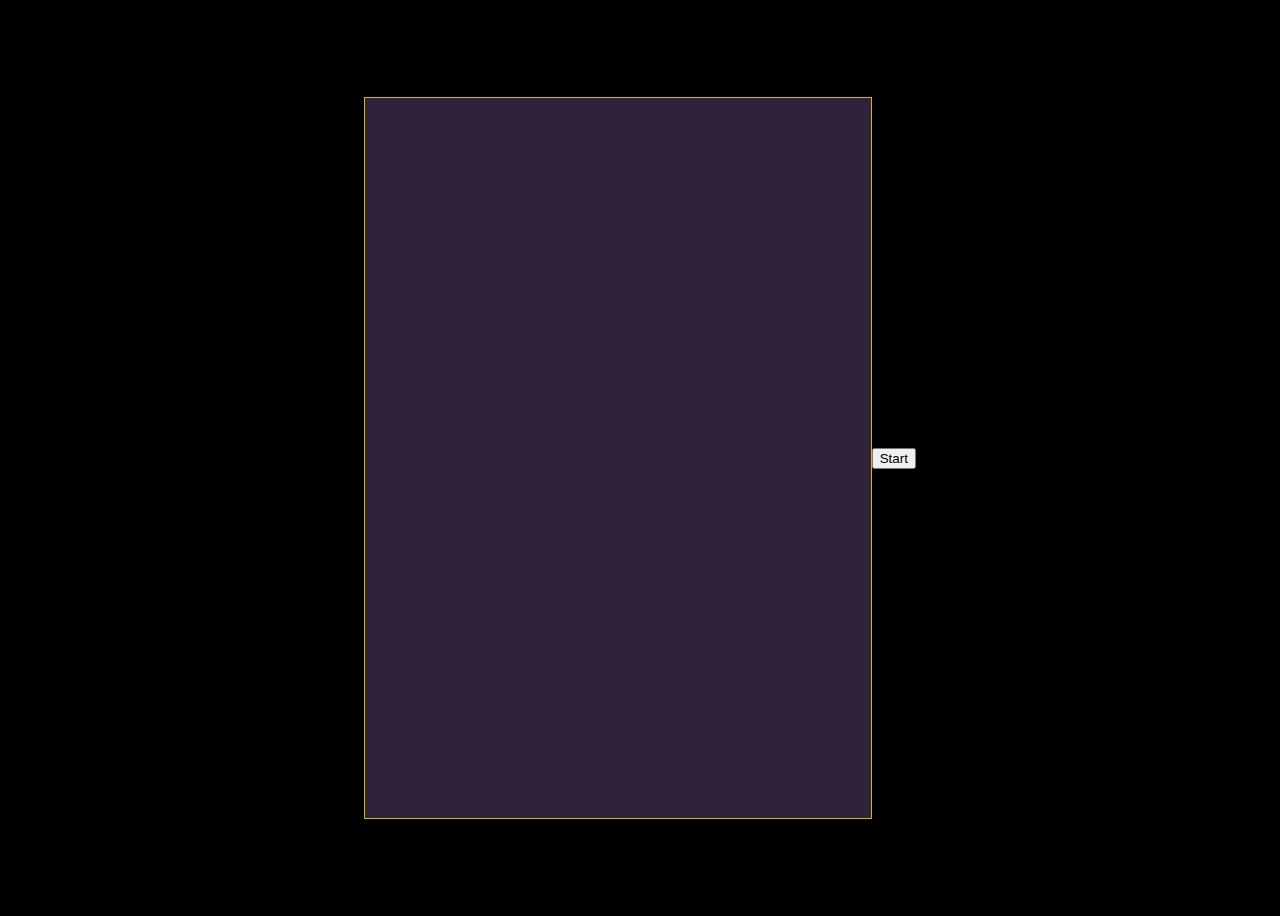
<file: Aim_trening/index.html>
<!DOCTYPE html>
<html lang="en">
<head>
  <meta charset="UTF-8">
  <meta http-equiv="X-UA-Compatible" content="IE=edge">
  <meta name="viewport" content="width=device-width, initial-scale=1.0">
  <link rel="stylesheet" href="./style.css">
  <title>Document</title>
</head>
<body>
  <div class="container">
    <button class="btn non"></button>
  </div>
  <button class="startBtn">Start</button>
  <script src="./main.js"></script>
</body>
</html>
</file>
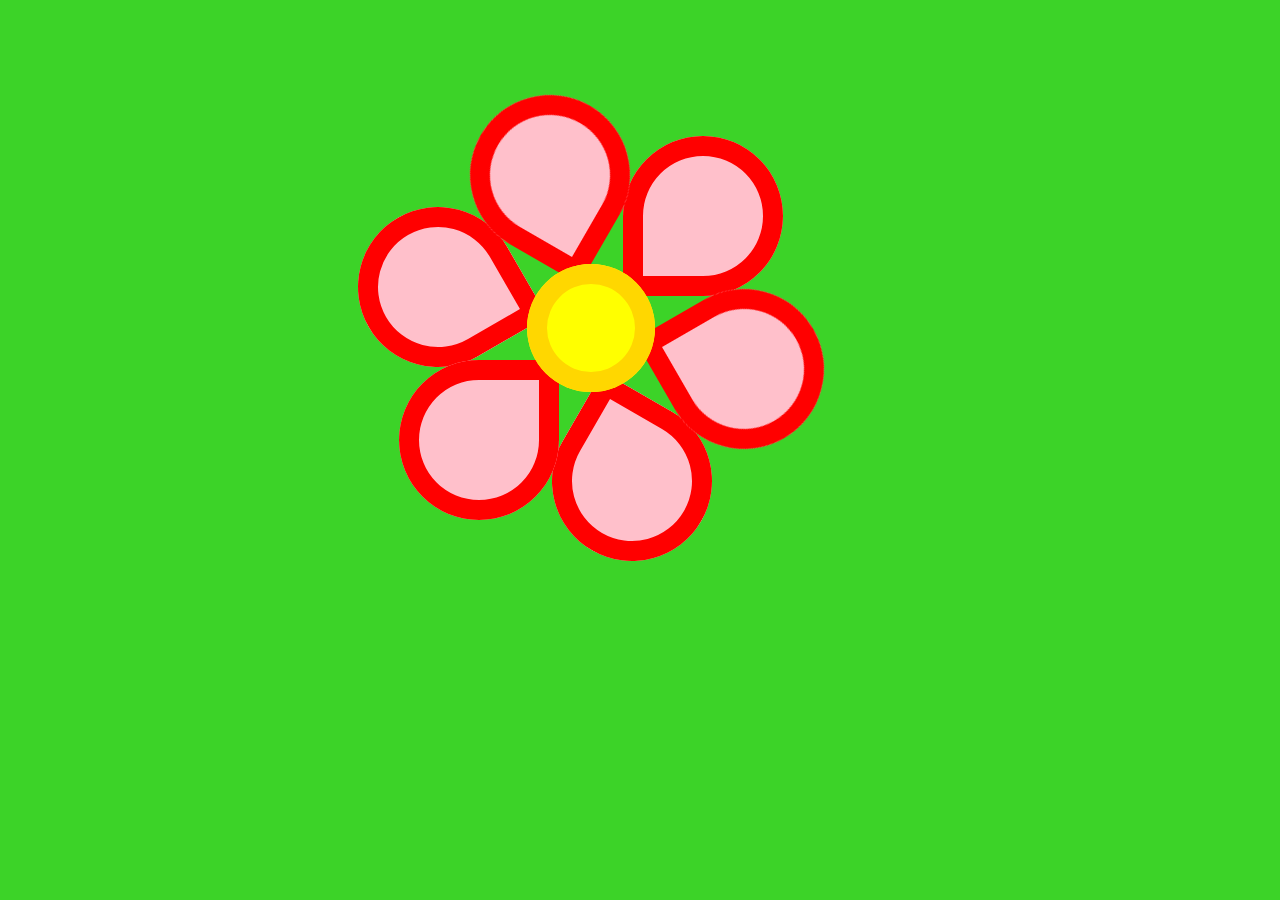
<file: Baby/index.html>
<!DOCTYPE html>
<html lang="en">
<head>
  <meta charset="UTF-8">
  <meta http-equiv="X-UA-Compatible" content="IE=edge">
  <meta name="viewport" content="width=device-width, initial-scale=1.0">
  <link rel="stylesheet" href="./style.css">
  <title>Flower</title>
</head>
<body>
  <div class="container">
    <div class="wrapper">
      <div class="petals"></div>
      <div class="petals"></div>
    </div>
  </div>
</body>
</html>
</file>
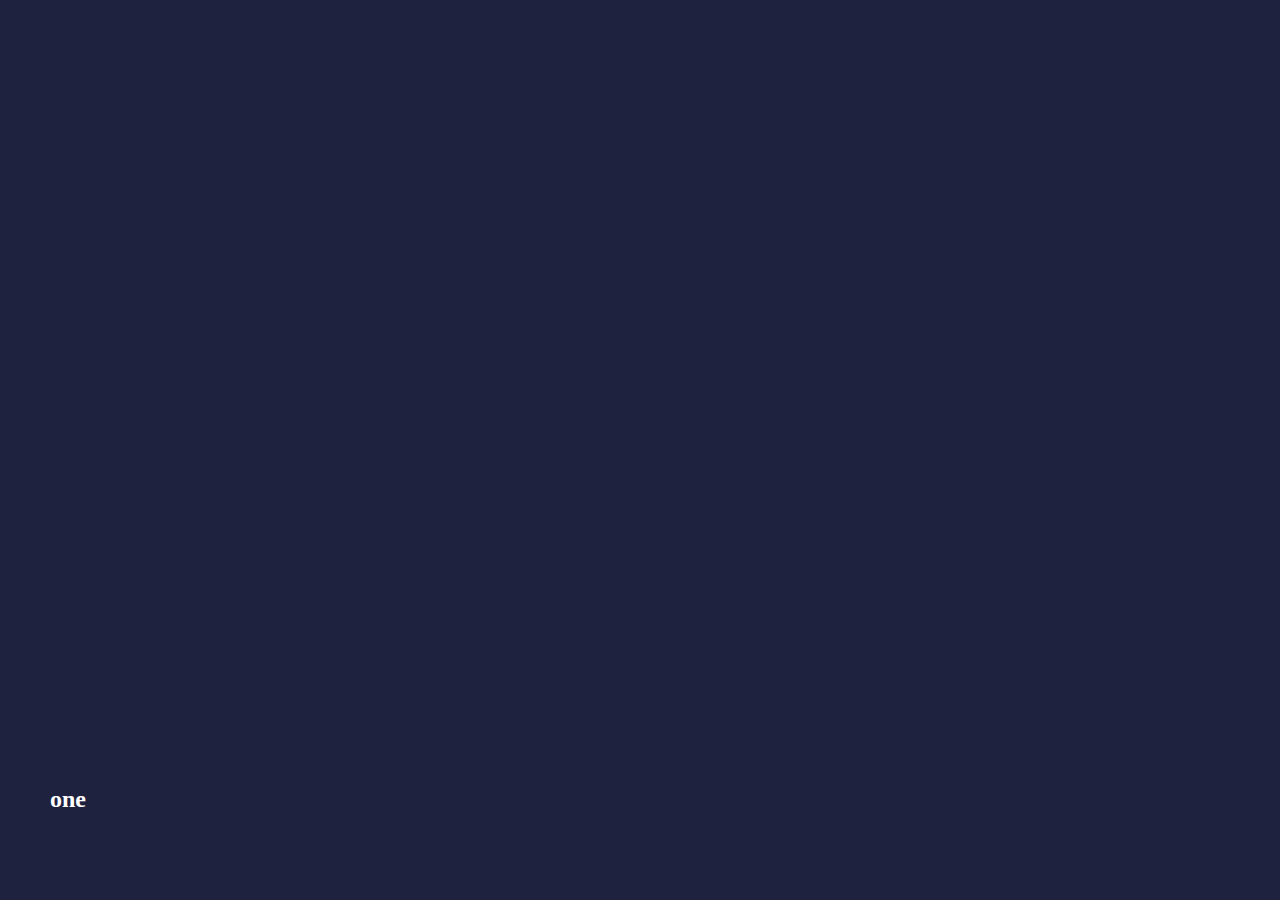
<file: miniProject/index.html>
<!DOCTYPE html>
<html lang="en">
<head>
  <meta charset="UTF-8">
  <meta http-equiv="X-UA-Compatible" content="IE=edge">
  <meta name="viewport" content="width=device-width, initial-scale=1.0">
  <link rel="stylesheet" href="./style.css">
  <title>Document</title>
</head>
<body>
  <div class="container">
    <div class="card active" 
    style = "background-image: url('https://images.pexels.com/photos/1545743/pexels-photo-1545743.jpeg?auto=compress&cs=tinysrgb&dpr=1&w=500');">
    <h3>one</h3>
    </div>
    <div class="card" 
    style = "background-image: url('https://images.pexels.com/photos/1164778/pexels-photo-1164778.jpeg?auto=compress&cs=tinysrgb&dpr=1&w=500');">
    <h3>two</h3>
    </div>    
    <div class="card" 
    style = "background-image: url('https://images.unsplash.com/photo-1566082544614-23fbacd0322a?ixlib=rb-1.2.1&ixid=MnwxMjA3fDB8MHxzZWFyY2h8MTF8fGNhZGlsbGFjJTIwcGlua3xlbnwwfHwwfHw%3D&auto=format&fit=crop&w=500&q=60');">
    <h3>three</h3>
    </div>
    <div class="card" 
    style = "background-image: url('https://images.pexels.com/photos/2631489/pexels-photo-2631489.jpeg?auto=compress&cs=tinysrgb&dpr=1&w=500');">
    <h3>for</h3>
    </div>
    <div class="card"
    style = "background-image: url('https://images.pexels.com/photos/575386/pexels-photo-575386.jpeg?auto=compress&cs=tinysrgb&dpr=1&w=500');">
    <h3>five</h3>
    </div>
  </div>
  <script src="./script.js"></script>
</body>
</html>
</file>
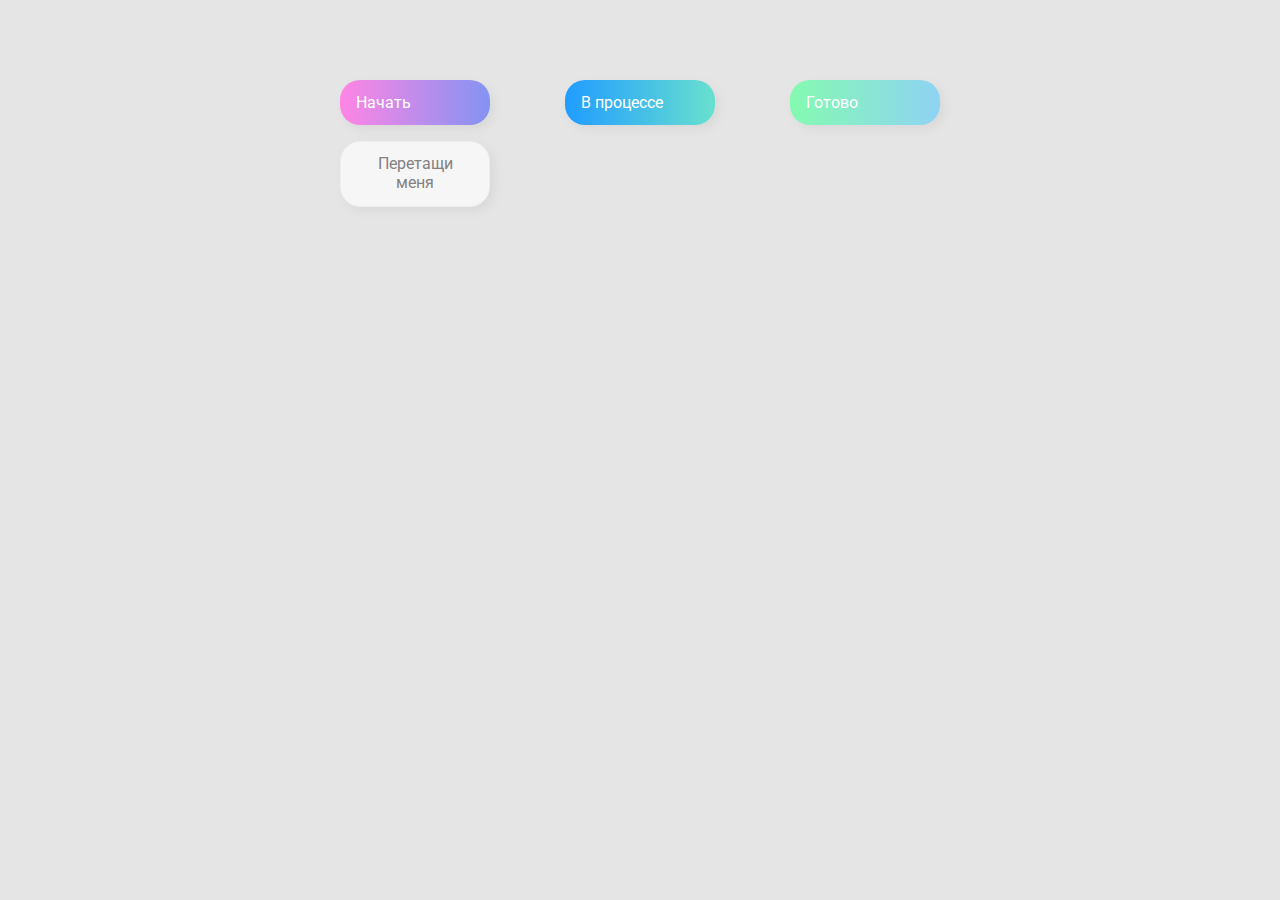
<file: miniTwo/index.html>
<!DOCTYPE html>
<html lang="en">
<head>
  <meta charset="UTF-8">
  <meta http-equiv="X-UA-Compatible" content="IE=edge">
  <meta name="viewport" content="width=device-width, initial-scale=1.0">
  <link rel="stylesheet" href="./styles.css">
  <title>Document</title>
</head>
<body>
<div>
  <div class="row">
    <div class="col-header start">Начать</div>
    <div class="col-header progress">В процессе</div>
    <div class="col-header done">Готово</div>
  </div>
  <div class="row">
    <div class="placeholder">
      <div class="item" draggable="true">Перетащи меня</div>
    </div>
    <div class="placeholder"></div>
    <div class="placeholder"></div>
  </div>
</div>
<script src="./script.js"></script>
</body>
</html>
</file>
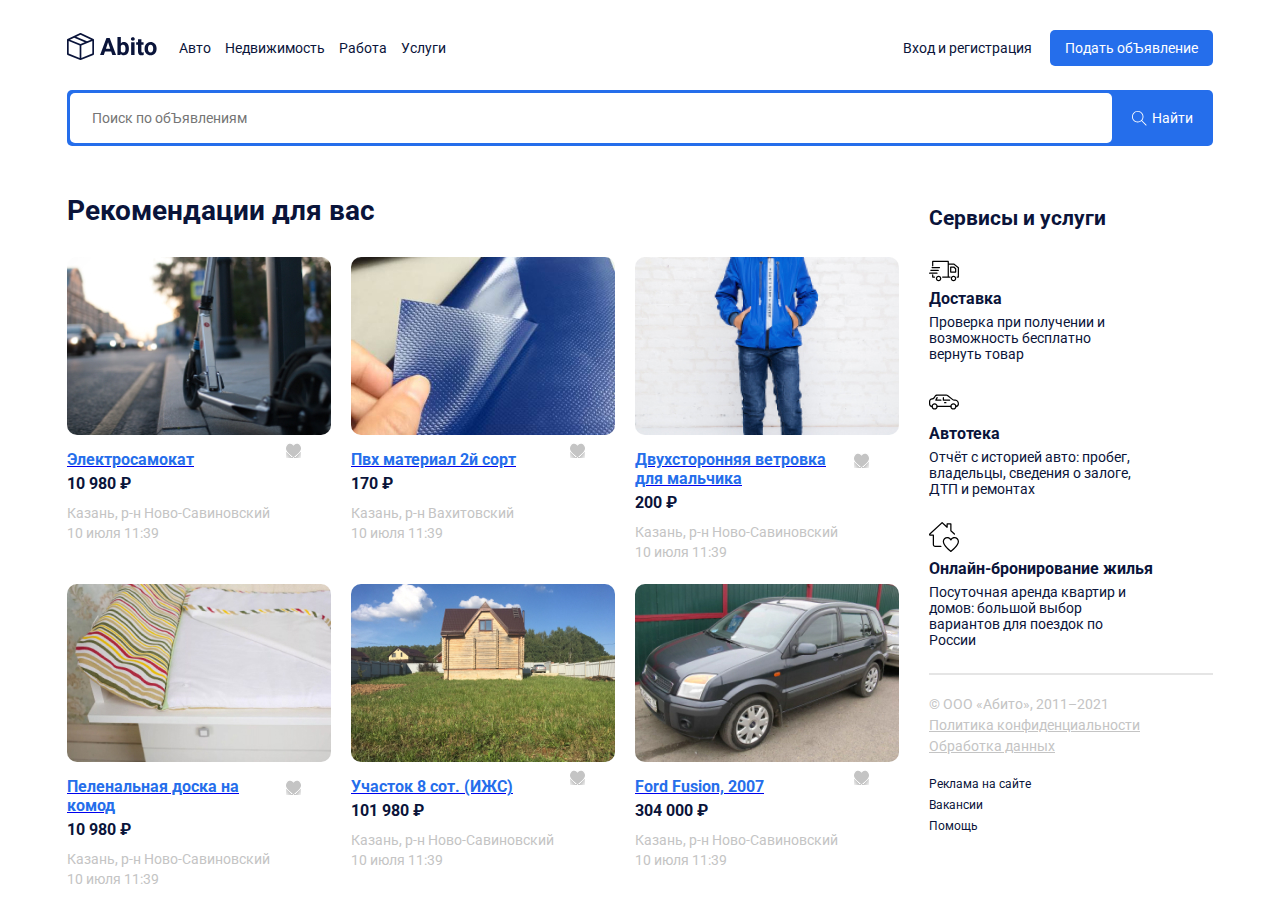
<file: Project/index.html>
<!DOCTYPE html>
<html lang="en">
<head>
    <meta charset="UTF-8">
    <meta http-equiv="X-UA-Compatible" content="IE=edge">
    <meta name="viewport" content="width=device-width, initial-scale=1.0">
    <title>Abito-доска обЪявлений</title>
    <link rel="preconnect" href="https://fonts.googleapis.com">
    <link rel="preconnect" href="https://fonts.gstatic.com" crossorigin>
    <link href="https://fonts.googleapis.com/css2?family=Roboto:wght@400;700&display=swap" rel="stylesheet">
    <link rel="stylesheet" href="css/normalize.css">
    <link rel="stylesheet" href="css/style.css">
</head>
<body>
    <header class="header container">
        <div class="navbar">
            <a href="/index.html" class="logo">
                <img src="img/logo.svg" alt="" class="logo-img">
            </a>
            <div class="navbar-panel">
                <button class="krest">
                    <svg class="krest" width="202" height="202" viewBox="0 0 202 202" fill="none" xmlns="http://www.w3.org/2000/svg">
                        <path d="M8.5 8.5L193 193M8.5 193L193 8.5" stroke="black" stroke-width="23" />
                    </svg>
                </button>
                    

                

                
                

                <nav class="navbar-menu">
                <ul class="menu">
                    <li class="menu-item">
                        <a href="#" class="menu-link">Авто</a>
                    </li>
                    <li class="menu-item">
                        <a href="#" class="menu-link">Недвижимость</a>
                    </li>
                    <li class="menu-item">
                        <a href="#" class="menu-link">Работа</a>
                    </li>
                    <li class="menu-item">
                        <a href="#" class="menu-link">Услуги</a>
                    </li>
                </ul>
                </nav>   
                <div class="button-group">
                <a href="#" class="button button-link">Вход и регистрация</a>
                <a href="#" class="button button-primary">Подать обЪявление</a>
                </div>
            </div>
            <button class="menu-button">
                <svg width="30" height="16" viewBox="0 0 30 16" fill="none" xmlns="http://www.w3.org/2000/svg">
                    <path
                        d="M0.937476 2.37501H29.0624C29.58 2.37501 29.9999 1.95498 29.9999 1.43754C29.9999 0.920016 29.5799 0.500061 29.0624 0.500061H0.937476C0.419955 0.500061 0 0.920094 0 1.43754C0 1.95498 0.420033 2.37501 0.937476 2.37501Z"
                        fill="black" />
                    <path
                        d="M29.0624 7.06256H0.937476C0.419955 7.06256 0 7.48259 0 8.00003C0 8.51747 0.420033 8.9375 0.937476 8.9375H29.0624C29.58 8.9375 29.9999 8.51747 29.9999 8.00003C29.9999 7.48259 29.58 7.06256 29.0624 7.06256Z"
                        fill="black" />
                    <path
                        d="M29.0625 13.625H10.3125C9.79495 13.625 9.375 14.0451 9.375 14.5625C9.375 15.08 9.79503 15.5 10.3125 15.5H29.0625C29.58 15.5 29.9999 15.0799 29.9999 14.5625C30 14.045 29.58 13.625 29.0625 13.625Z"
                        fill="black" />
                </svg>

            </button>
        </div>
        <!-- /.navbar -->
        <div class="search-panel">
            <input type="search" class="search-input" placeholder="Поиск по обЪявлениям">
            <button class="search-button">
                <svg class="search-icon"  width="15" height="15" viewBox="0 0 15 15" fill="none" xmlns="http://www.w3.org/2000/svg">
                    <g clip-path="url(#clip0)">
                        <path
                            d="M14.6506 14.0012L10.0862 9.43675C10.9465 8.43352 11.4706 7.13293 11.4706 5.71058C11.4706 2.54822 8.89765 -0.0247192 5.7353 -0.0247192C4.20353 -0.0247192 2.76265 0.571751 1.67824 1.6544C0.595589 2.73793 -0.000881376 4.17881 9.77541e-07 5.71058C9.77541e-07 8.87293 2.57294 11.4459 5.7353 11.4459C7.15765 11.4459 8.45912 10.9218 9.46235 10.0615L14.0268 14.6259L14.6506 14.0012ZM5.7353 10.5635C3.06 10.5635 0.882354 8.38675 0.882354 5.71058C0.881472 4.41352 1.38618 3.19499 2.30294 2.2791C3.21882 1.36234 4.43824 0.857634 5.7353 0.857634C8.41059 0.857634 10.5882 3.0344 10.5882 5.71058C10.5882 8.38587 8.41059 10.5635 5.7353 10.5635Z"
                            fill="white" />
                    </g>
                    <defs>
                        <clipPath id="clip0">
                            <rect width="15" height="15" fill="white" />
                        </clipPath>
                    </defs>
                </svg>

                <span class="search-button-text">Найти</span>
            </button>
        </div>
        <!-- /.search-panel -->
    </header>




    <div class="page-content pager container">

        <main class="main">
            <h1 class="recome">Рекомендации для вас</h1>
            <div class="cards">
                <div class="card">
                    <a href="single.html" cass="card-link">
                        <img src="img/card-image1.jpg" alt="" class="card-image">
                    </a>
                    <div class="card-header">
                        <a href="single.html" cass="card-link">
                            <h3 class="card-title">Электросамокат</h3>
                        </a>
                        <button class="like">
                            <img src="img/like.svg" alt="">
                        </button>
                    </div>
                    <strong class="card-price">10 980 ₽</strong>
                    <p class="card-text">Казань, р-н Ново-Савиновский</p>
                    <p class="card-text">10 июля 11:39</p>
                </div>
                <div class="card">
                    <a href="single.html" cass="card-link">
                        <img src="img/card-image2.jpg" alt="" class="card-image">
                    </a>    
                    <div class="card-header">
                        <a href="single.html" cass="card-link">
                            <h3 class="card-title">Пвх материал 2й сорт</h3>
                        </a>
                    <button class="like">
                        <img src="img/like.svg" alt="">
                    </button>
                    </div>
                    <strong class="card-price">170 ₽</strong>
                    <p class="card-text">Казань, р-н Вахитовский</p>
                    <p class="card-text">10 июля 11:39</p>
                </div>
                <div class="card">
                    <a href="single.html" cass="card-link">
                        <img src="img/card-image3.jpg" alt="" class="card-image">
                    </a>   
                    <div class="card-header">
                        <a href="single.html" cass="card-link">
                            <h3 class="card-title">Двухсторонняя ветровка для мальчика</h3>
                        </a>
                    <button class="like">
                        <img src="img/like.svg" alt="">
                    </button>
                    </div>
                    <strong class="card-price">200 ₽</strong>
                    <p class="card-text">Казань, р-н Ново-Савиновский</p>
                    <p class="card-text">10 июля 11:39</p>
                </div>
                <div class="card">
                    <a href="single.html" cass="card-link">
                        <img src="img/card-image4.jpg" alt="" class="card-image">
                    </a>
                    <div class="card-header">
                        <a href="single.html" cass="card-link">
                            <h3 class="card-title">Пеленальная доска на комод</h3>
                        </a>
                        <button class="like">
                            <img src="img/like.svg" alt="">
                        </button>
                    </div>
                    <strong class="card-price">10 980 ₽</strong>
                    <p class="card-text">Казань, р-н Ново-Савиновский</p>
                    <p class="card-text">10 июля 11:39</p>
                </div>
                <div class="card">
                    <a href="single.html" cass="card-link">
                        <img src="img/card-image5.jpg" alt="" class="card-image">
                    </a>
                    <div class="card-header">
                        <a href="single.html" cass="card-link">
                            <h3 class="card-title">Участок 8 сот. (ИЖС)</h3>
                        </a>
                        <button class="like">
                            <img src="img/like.svg" alt="">
                        </button>
                    </div>
                    <strong class="card-price">101 980 ₽</strong>
                    <p class="card-text">Казань, р-н Ново-Савиновский</p>
                    <p class="card-text">10 июля 11:39</p>
                </div>
                <div class="card">                   
                    <a href="single.html" cass="card-link">
                        <img src="img/card-image6.jpg" alt="" class="card-image">
                    </a>
                    <div class="card-header">
                        <a href="single.html" cass="card-link">
                            <h3 class="card-title">Ford Fusion, 2007</h3>
                        </a>                       
                        <button class="like">
                            <img src="img/like.svg" alt="">
                        </button>
                    </div>
                    <strong class="card-price">304 000 ₽</strong>
                    <p class="card-text">Казань, р-н Ново-Савиновский</p>
                    <p class="card-text">10 июля 11:39</p>
                </div>

                  
            </div>
        </main>
        <aside class="sidebar">
            <h2 class="service">Сервисы и услуги</h2>
            <div class="frame">
                <div class="frame-blocks">
                    <div class="frame-block">
                        <img src="img/frame-img1.svg" alt="" class="frame-img">
                        <h3 class="frame-logo">Доставка</h3>
                        <p class="frame-txt">Проверка при получении и возможность бесплатно вернуть товар</p>  
                    </div>
                    <div class="frame-block">
                        <img src="img/frame-img2.svg" alt="" class="frame-img">
                        <h3 class="frame-logo">Автотека</h3>
                        <p class="frame-txt">Отчёт с историей авто: пробег, владельцы, сведения о залоге, ДТП и ремонтах</p>
                    </div>
                    <div class="frame-block">
                        <img src="img/frame-img3.svg" alt="" class="frame-img">
                        <h3 class="frame-logo">Онлайн-бронирование жилья</h3>
                        <p class="frame-txt">Посуточная аренда квартир и домов: большой выбор вариантов для поездок по России</p>
                    </div>

                </div>
                <hr color="#E5E5E5">
                <footer class="footer">
                    <p class="footer-text">© ООО «Абито», 2011–2021</p>
                    <ul class="footer-menu">
                        <li class="footer-menu-item">
                            <a href="#" class="footer-text">Политика конфиденциальности</a>
                            
                        </li>
                        <li class="footer-menu-item">
                            
                            <a href="#" class="footer-text">Обработка данных</a>
                        </li>
                    </ul>
                    <ul class="footer-menu">
                        <li class="footer-menu-item">
                            <a href="#" class="footer-link">Реклама на сайте</a>
                    
                        </li>
                        <li class="footer-menu-item">
                    
                            <a href="#" class="footer-link">Вакансии</a>
                        </li>
                        <li class="footer-menu-item">
                        
                            <a href="#" class="footer-link">Помощь</a>
                        </li>
                    </ul>
                    
                </footer>
                
            </div>
        </aside>


    </div>
    <script src="https://unpkg.com/swiper/swiper-bundle.min.js"></script>
    <script src="js/main.js"></script>
</body>
</html>
</file>
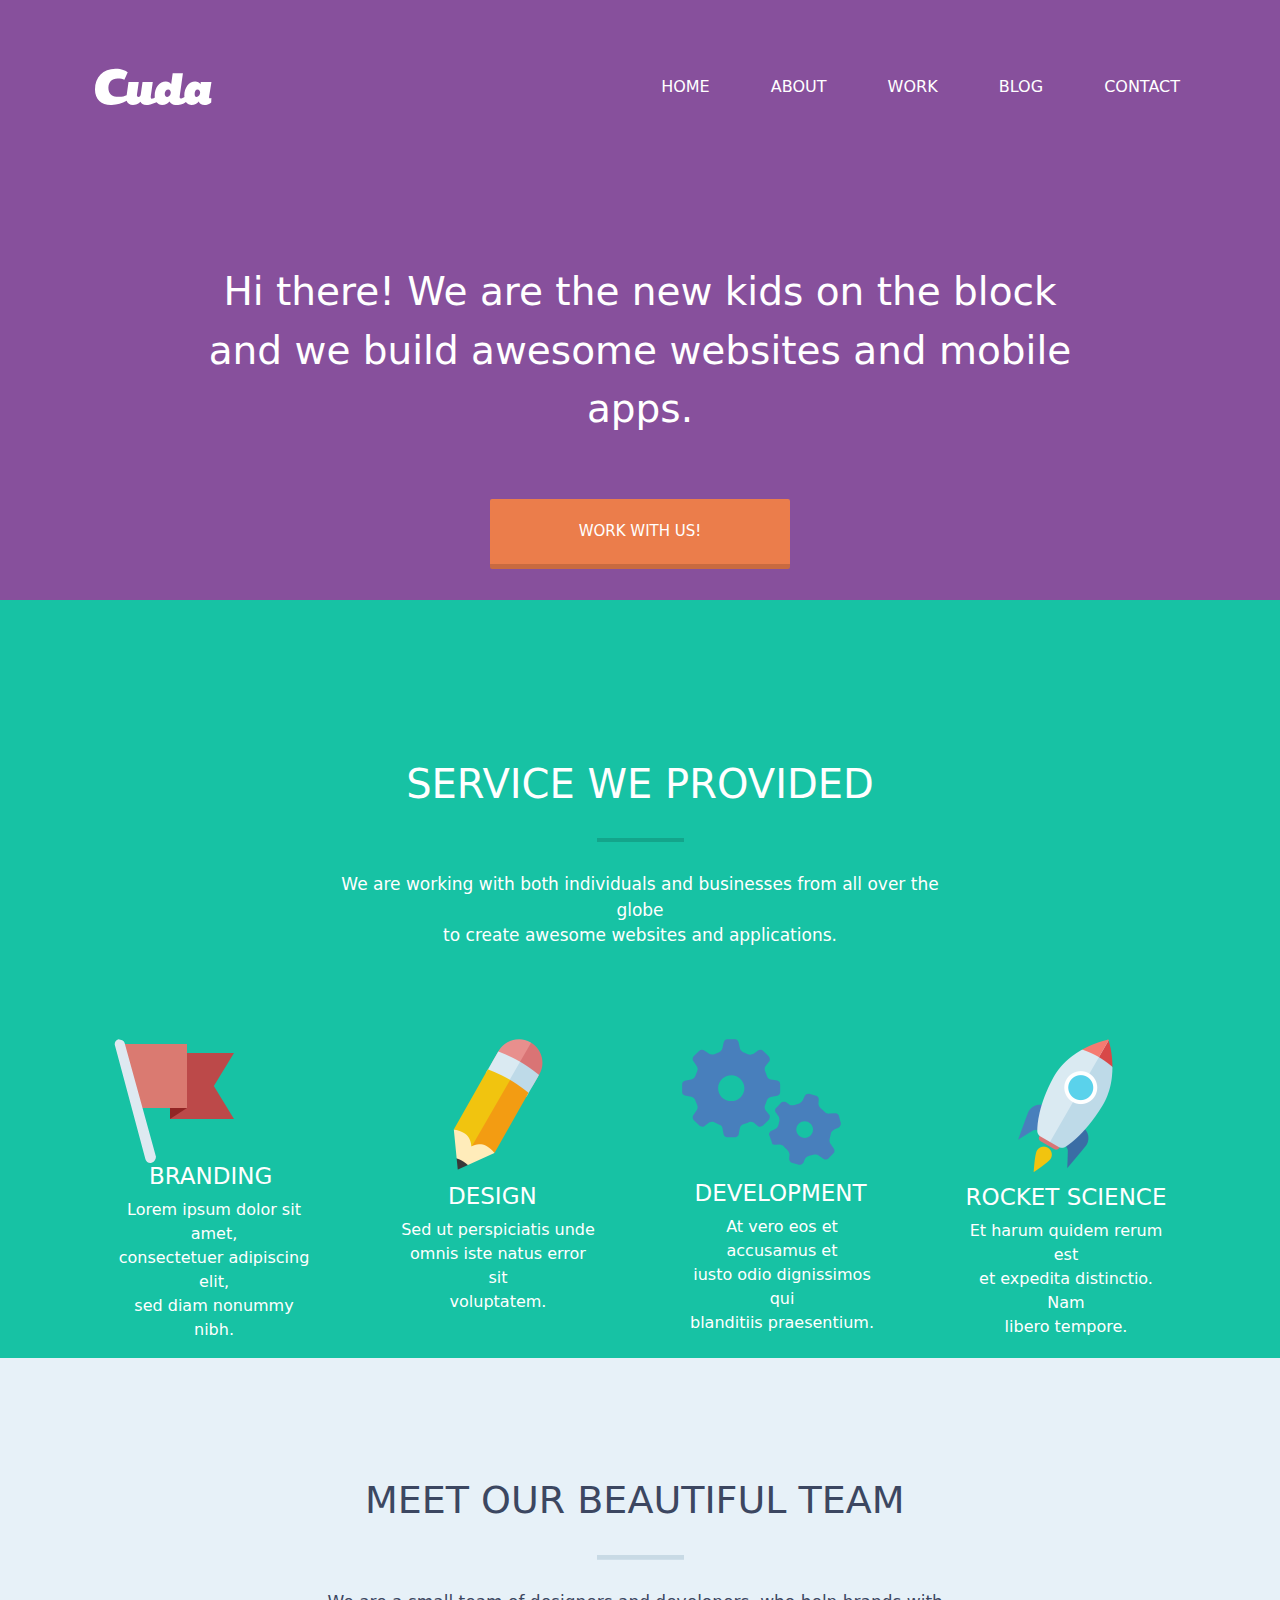
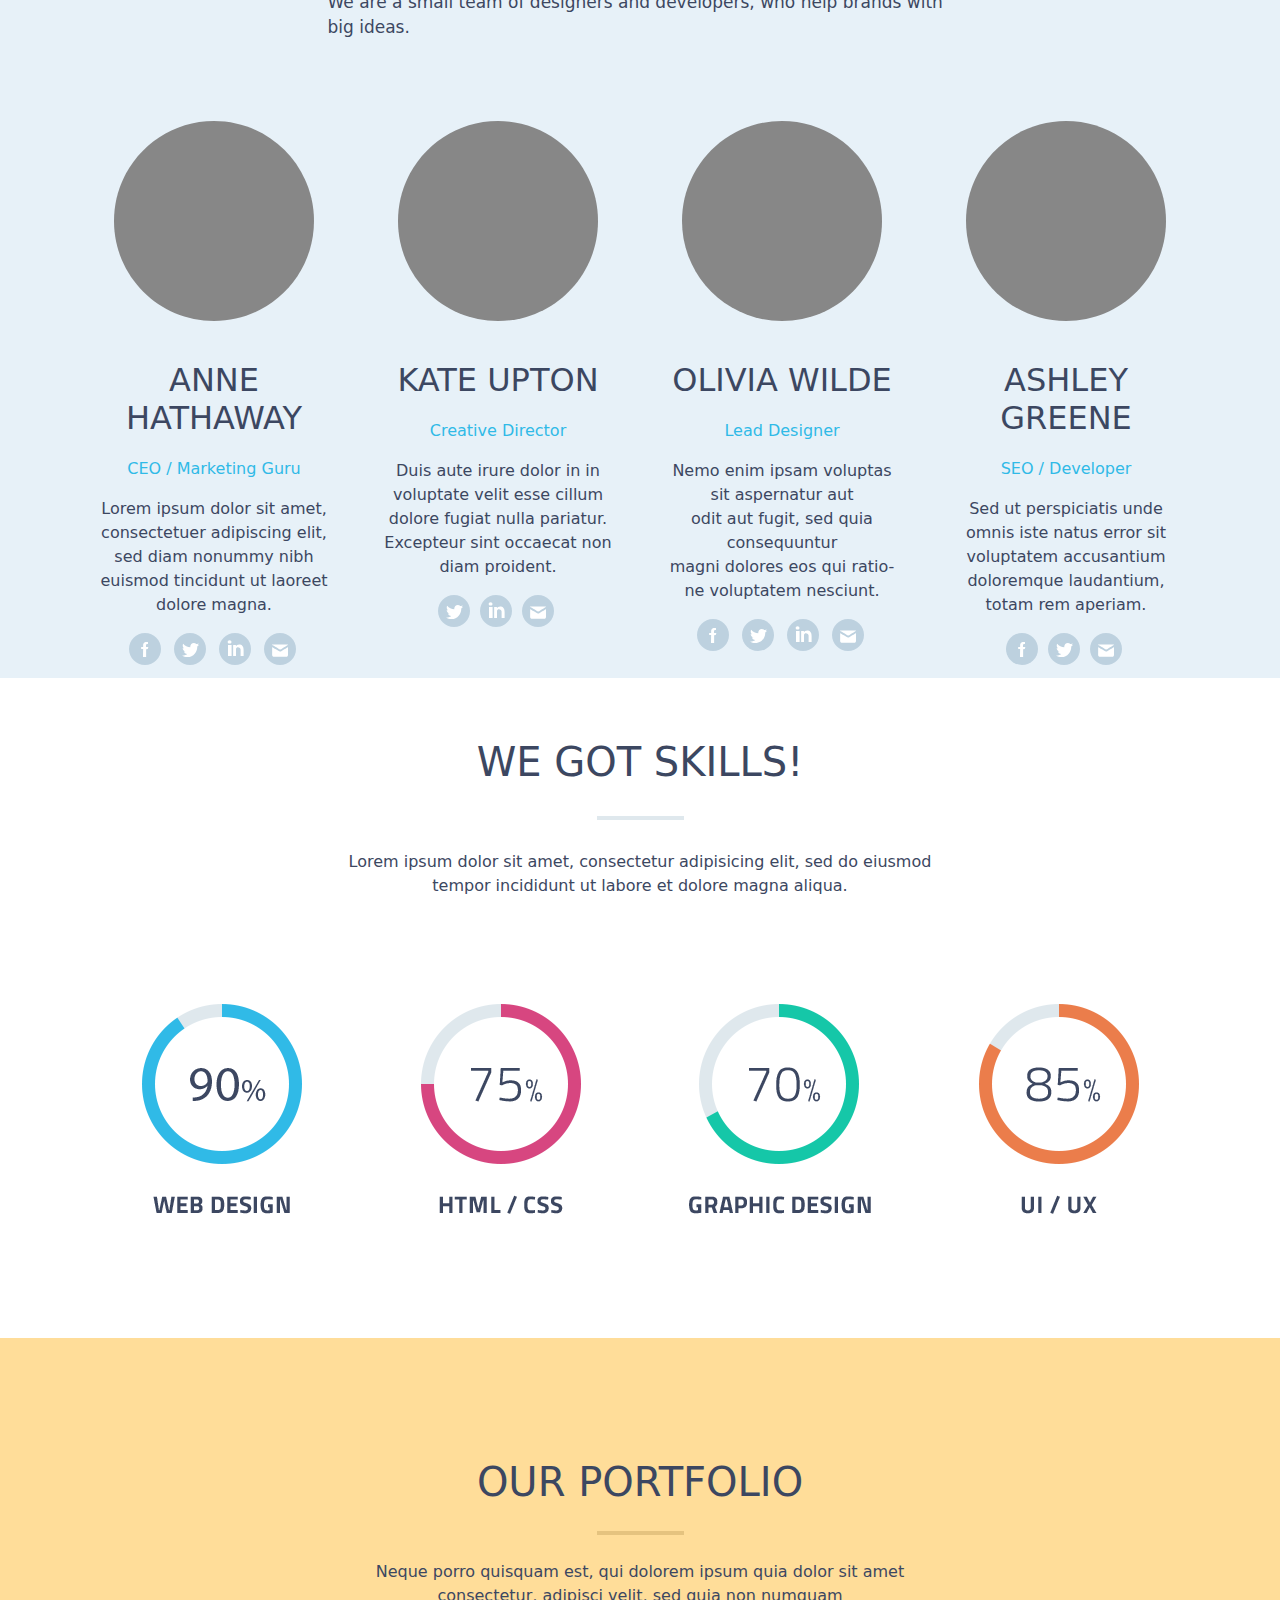
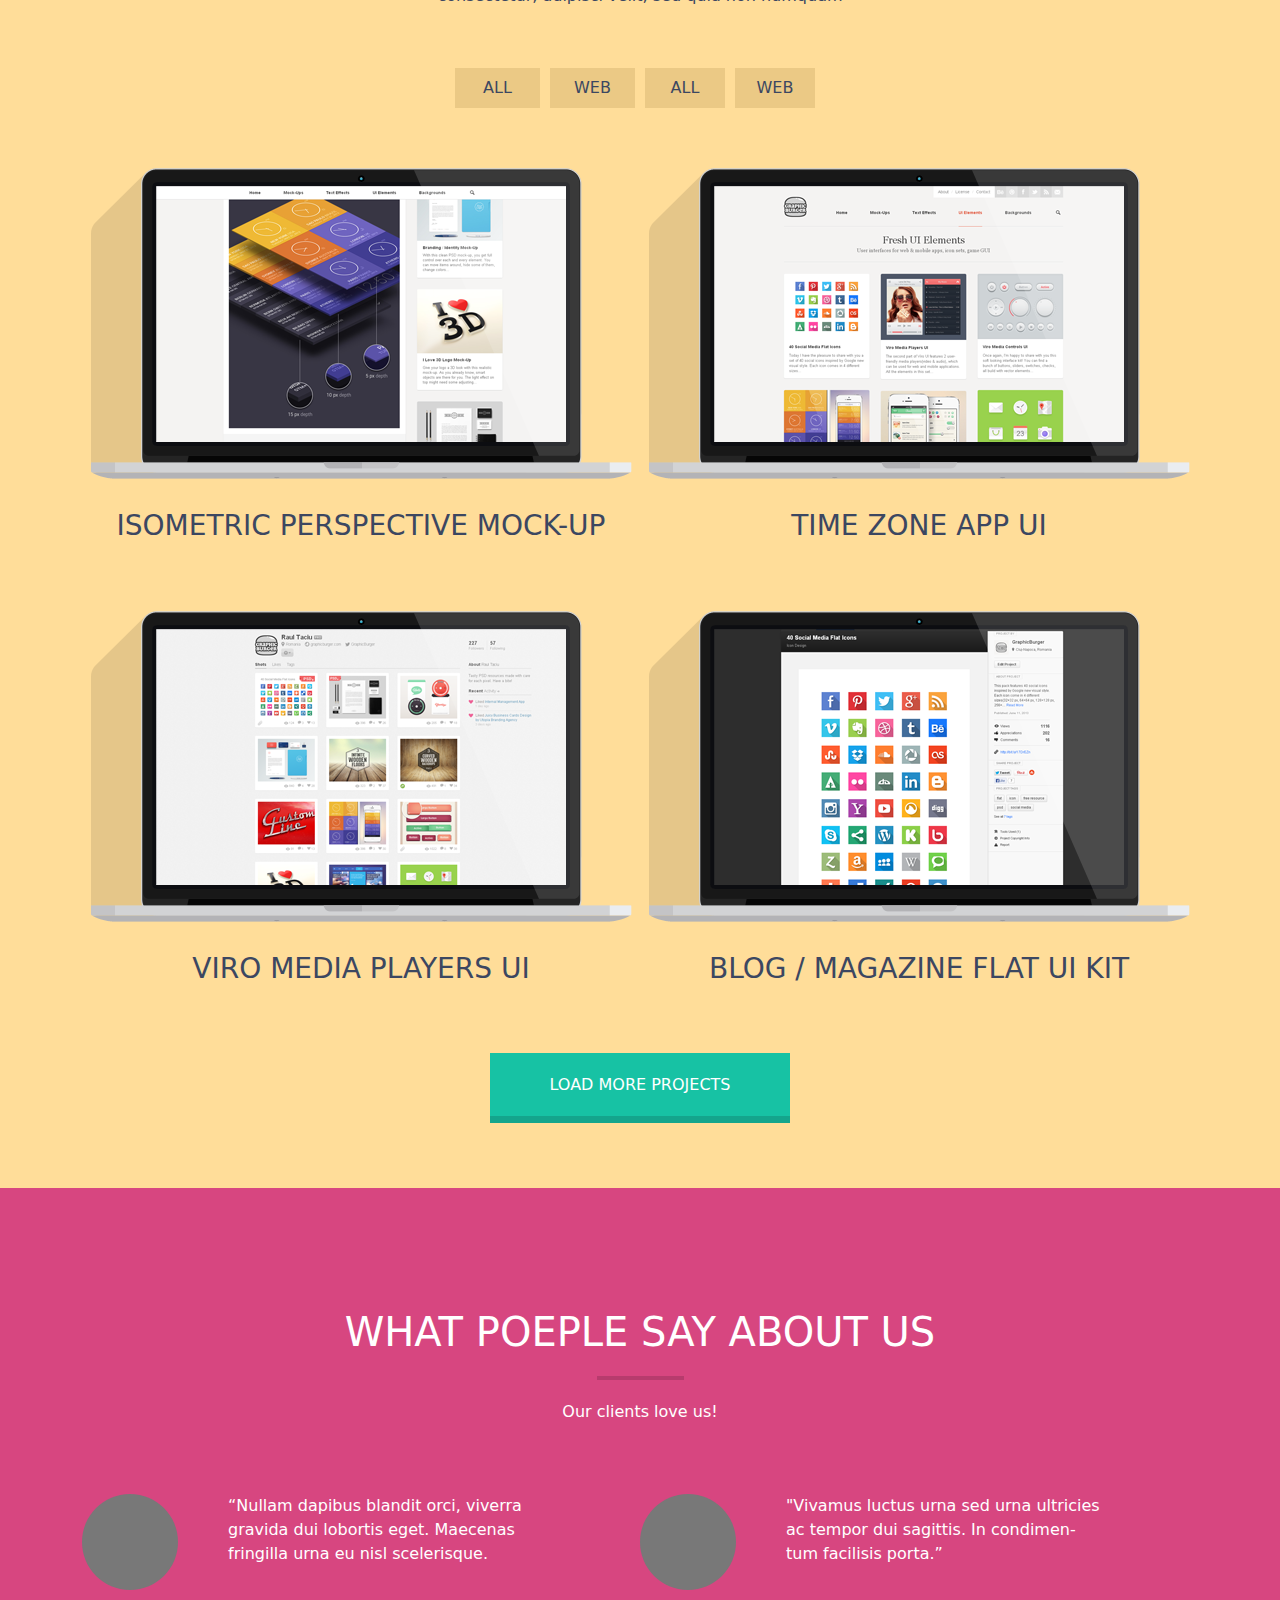
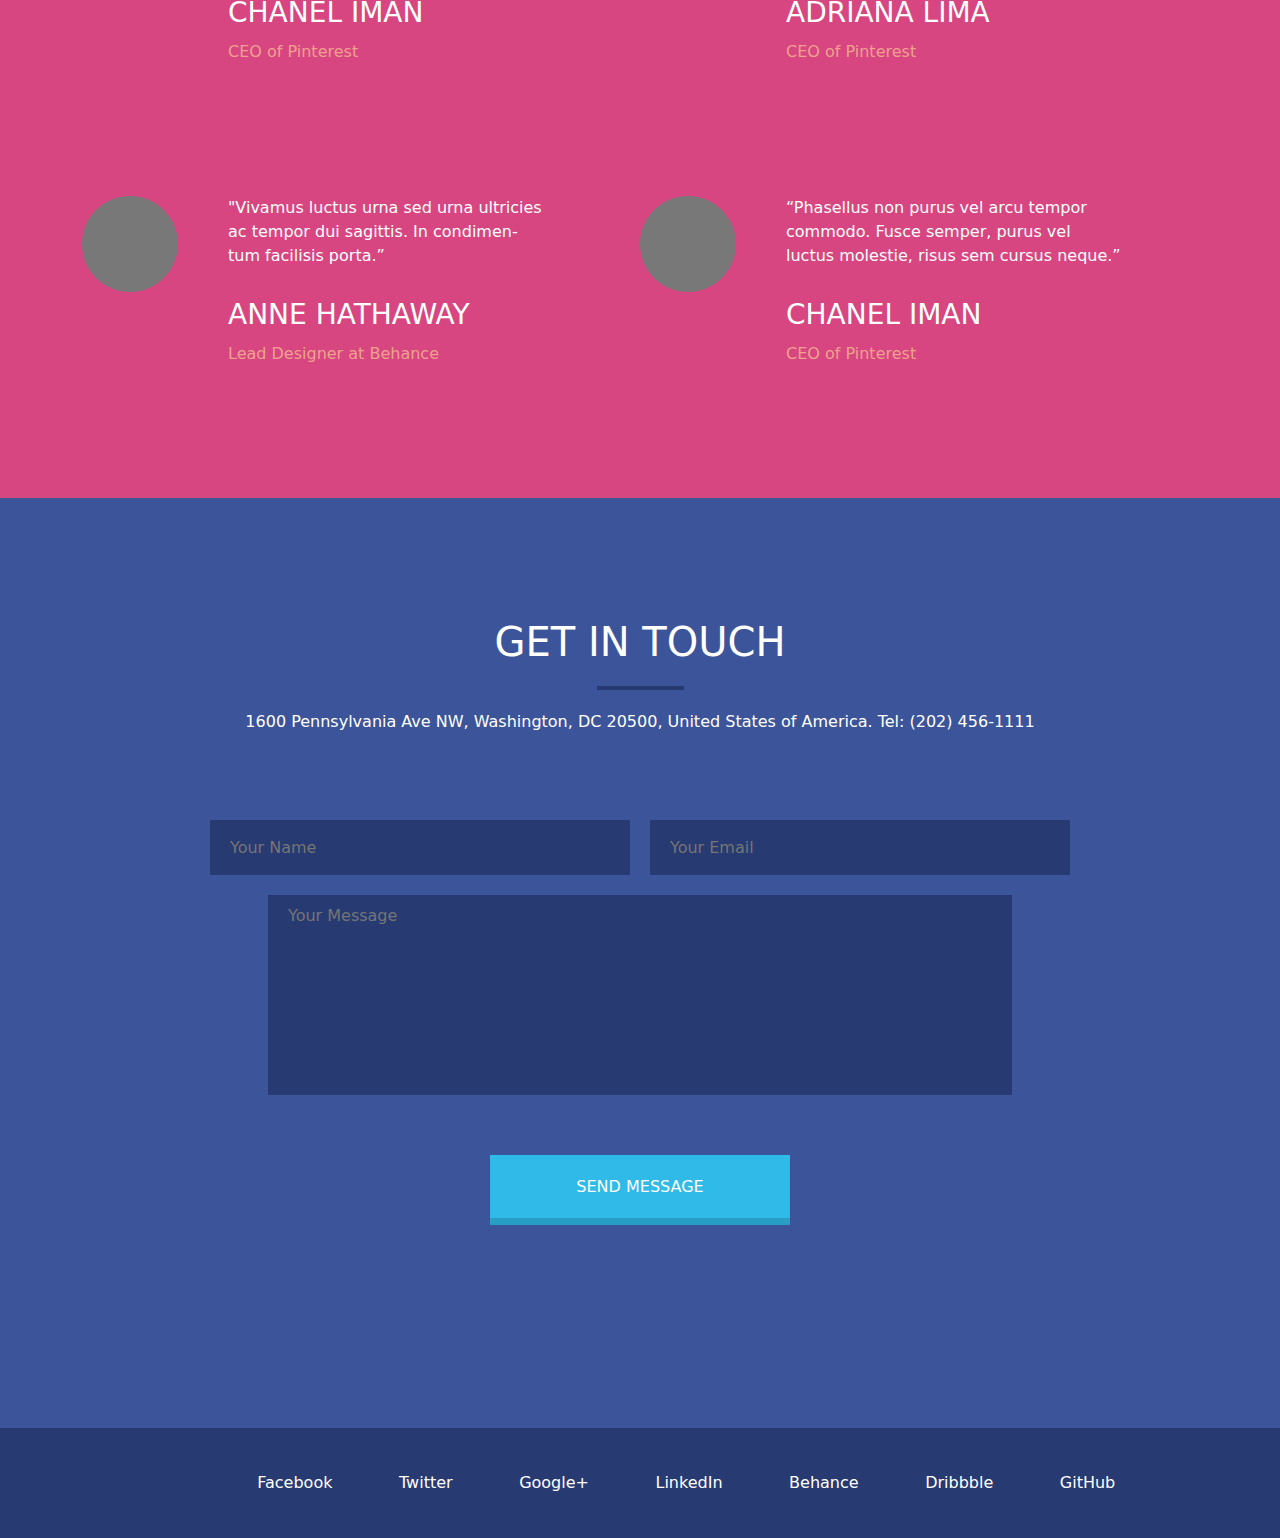
<file: projectSecond/index.html>
<!DOCTYPE html>
<html lang="en">
<head>
  <meta charset="UTF-8">
  <meta http-equiv="X-UA-Compatible" content="IE=edge">
  <meta name="viewport" content="width=device-width, initial-scale=1.0">
  <title>Document</title>
  <link rel="stylesheet" href="css/normalize.css">
  <link rel="stylesheet" href="css/style.css">
  <link rel="stylesheet" href="css/bootstrap.css">
</head>
<body>
<div class="firstcol">
  <div class="firststr container">
  <header class="header container">
    <div class="navbar">
    <svg class="cuda" xmlns="http://www.w3.org/2000/svg" xmlns:xlink="http://www.w3.org/1999/xlink" width="118px" height="37px">
    <path fill-rule="evenodd" fill="rgb(255, 255, 255)"
      d="M117.385,30.0 L117.23,34.386 C114.840,36.106 112.685,36.987 110.568,36.987 C107.433,36.987 105.443,35.548 104.766,33.473 C102.988,35.590 100.743,36.987 97.525,36.987 C95.81,36.987 93.171,35.812 91.888,33.926 C90.84,34.957 86.83,37.52 81.223,36.987 C78.89,36.946 76.99,35.548 75.421,33.473 C73.643,35.548 71.483,36.987 68.180,36.987 C65.777,36.987 63.888,35.854 62.606,34.23 C57.531,36.373 54.412,36.987 52.344,36.987 C49.126,36.987 47.220,35.674 46.500,33.769 C44.171,35.929 41.715,36.987 38.920,36.987 C35.736,36.987 33.454,35.320 32.620,32.766 C27.821,35.310 23.439,36.797 17.762,36.987 C7.724,37.323 0.982,31.396 0.982,21.42 C0.982,8.927 9.309,0.573 21.681,0.709 C27.702,0.775 31.870,2.760 33.723,4.17 L30.371,11.648 C28.869,10.922 26.47,10.412 23.666,10.412 C17.557,10.412 14.574,14.377 14.404,19.500 C14.227,24.793 17.498,28.298 22.343,28.763 C27.132,29.222 30.553,28.120 32.646,27.199 L34.516,13.993 L44.764,13.993 L42.943,26.825 C42.774,27.968 43.494,28.899 44.552,28.899 C45.568,28.899 46.543,27.968 46.712,26.825 L48.533,13.993 L58.780,13.993 L56.790,28.264 C56.548,30.2 57.159,31.99 60.896,29.586 C60.762,28.785 60.685,27.948 60.685,27.78 C60.685,19.329 65.639,13.443 71.822,13.443 C74.278,13.443 75.929,14.502 77.157,16.196 L78.682,5.144 L88.929,5.144 L85.669,28.434 C85.462,30.47 86.188,31.254 90.171,29.170 C90.79,28.496 90.30,27.797 90.30,27.78 C90.30,19.499 94.984,13.443 101.167,13.443 C103.622,13.443 105.274,14.502 106.502,16.196 L106.799,13.993 L117.46,13.993 L115.13,28.434 C114.802,30.85 115.818,30.381 117.385,30.0 ZM74.278,21.404 C72.288,21.404 70.721,23.437 70.721,25.766 C70.721,27.544 71.652,28.942 73.219,28.942 C75.167,28.942 76.776,26.909 76.776,24.580 C76.776,22.802 75.803,21.404 74.278,21.404 ZM103.622,21.404 C101.632,21.404 100.66,23.437 100.66,25.766 C100.66,27.544 100.997,28.942 102.564,28.942 C104.512,28.942 106.121,26.909 106.121,24.580 C106.121,22.802 105.147,21.404 103.622,21.404 Z" />
    </svg>
    <div class="text-header">
      <button class="header-txt">HOME</button>      
      <button class="header-txt">ABOUT</button>
      <button class="header-txt">WORK</button>
      <button class="header-txt">BLOG</button>
      <button class="header-txt">CONTACT</button>      
    </div>
  </div>
 
  </header>
  <p class="header-zag">Hi there! We are the new kids on the block <br>
  and we build awesome websites and mobile apps.</p>
  <a class="ssyl" href="#"><button class="btn-work">WORK WITH US!</button></a>
  </div>
</div>
<div class="seccol">
  <div class="seccol-page container">
    <div class="seccol-title">
      <h1 class="seccol-title">SERVICE WE PROVIDED</h1>
    </div>
    <svg class="line-sec" xmlns="http://www.w3.org/2000/svg" xmlns:xlink="http://www.w3.org/1999/xlink" width="87px" height="4px">
      <path fill-rule="evenodd" opacity="0.149" fill="rgb(0, 0, 0)"
        d="M0.0,0.0 L86.999,0.0 L86.999,3.999 L0.0,3.999 L0.0,0.0 Z" />
    </svg>
    <p class="seccol-txt">We are working with both individuals and businesses from all over the globe <br> to create awesome websites and applications.</p>
    <div class="seccards">
      <div class="card-sec">
        <svg  class="card-img"  xmlns="http://www.w3.org/2000/svg" xmlns:xlink="http://www.w3.org/1999/xlink" width="120px" height="124px">
          <path fill-rule="evenodd" fill="rgb(188, 73, 73)"
            d="M119.999,13.999 L55.999,13.999 L55.999,79.999 L119.999,79.999 L99.843,46.999 L119.999,13.999 Z" />
          <path fill-rule="evenodd" fill="rgb(146, 36, 36)" d="M55.999,66.749 L55.999,79.999 L72.999,68.999 L55.999,66.749 Z" />
          <path fill-rule="evenodd" fill="rgb(218, 122, 113)"
            d="M72.999,68.999 L25.248,68.999 L6.999,4.999 L72.999,4.999 L72.999,68.999 Z" />
          <path fill-rule="evenodd" fill="rgb(222, 233, 241)"
            d="M4.435,0.180 C7.102,0.534 9.844,1.48 10.559,3.715 L41.99,117.695 C41.814,120.362 40.231,123.104 37.564,123.818 C34.897,124.533 32.155,122.950 31.440,120.283 L0.900,6.304 C0.185,3.636 1.768,0.895 4.435,0.180 Z" />
        </svg>
        <h2 class="logo-card">Branding</h2>
        <p class="card-txt">Lorem ipsum dolor sit amet,<br>
        consectetuer adipiscing elit,<br> sed diam nonummy nibh.</p>
      </div>
      <div class="card-sec">
              <img src="img/pencil.png" alt="" class="card-img1">
              <h3 class="logo-card lcard1">DESIGN</h3>
              <p class="card-txt">Sed ut perspiciatis unde <br> omnis iste natus error sit <br> voluptatem.</p>
      </div>
      <div class="card-sec">
      <svg class="card-img" xmlns="http://www.w3.org/2000/svg" xmlns:xlink="http://www.w3.org/1999/xlink" width="159px" height="126px">
        <path fill-rule="evenodd" fill="rgb(72, 127, 188)"
          d="M156.815,88.51 L152.78,90.323 C150.591,91.36 149.186,92.957 148.959,94.591 L147.760,99.397 C147.204,100.951 147.512,103.336 148.443,104.698 L151.903,109.755 C152.835,111.117 152.643,113.186 151.477,114.353 L146.338,119.491 C145.171,120.657 143.102,120.850 141.741,119.918 L136.635,116.424 C135.273,115.493 132.888,115.185 131.334,115.740 L127.160,116.807 C125.528,117.53 123.609,118.472 122.895,119.960 L121.42,123.824 C120.329,125.312 118.441,126.180 116.848,125.753 L109.827,123.872 C108.233,123.445 107.33,121.749 107.159,120.105 L107.497,115.693 C107.623,114.48 106.644,111.895 105.321,110.909 C105.321,110.909 105.12,110.678 103.780,109.446 C102.467,108.133 102.107,107.643 102.107,107.643 C101.132,106.312 98.988,105.327 97.343,105.453 L92.852,105.797 C91.207,105.923 89.512,104.722 89.85,103.128 L87.204,96.109 C86.777,94.515 87.645,92.627 89.133,91.914 L93.296,89.918 C94.784,89.203 96.208,87.286 96.462,85.656 L97.215,82.624 C97.741,81.61 97.410,78.667 96.478,77.305 L93.643,73.161 C92.712,71.800 92.903,69.731 94.70,68.564 L99.209,63.425 C100.376,62.258 102.444,62.66 103.806,62.998 L107.321,65.403 C108.683,66.335 111.39,66.569 112.558,65.924 L116.502,64.653 C118.115,64.307 120.19,62.806 120.733,61.319 L122.894,56.812 C123.608,55.323 125.496,54.456 127.90,54.882 L134.109,56.763 C135.703,57.190 136.903,58.886 136.777,60.531 L136.469,64.569 C136.343,66.214 137.356,68.319 138.722,69.245 C138.722,69.245 139.916,70.56 141.543,71.682 C142.542,72.682 142.542,72.682 142.542,72.682 C143.482,73.872 145.598,74.743 147.243,74.616 L153.96,74.168 C154.741,74.42 156.436,75.243 156.863,76.836 L158.744,83.856 C159.171,85.450 158.304,87.338 156.815,88.51 ZM128.578,84.647 C125.304,81.372 120.0,81.367 116.732,84.635 C113.464,87.902 113.471,93.205 116.745,96.480 C120.21,99.756 125.324,99.762 128.592,96.494 C131.859,93.227 131.852,87.924 128.578,84.647 ZM95.198,56.689 L88.778,57.893 C87.157,58.197 85.405,59.727 84.885,61.293 L83.26,65.828 C82.287,67.304 82.445,69.625 83.377,70.986 L87.60,76.368 C87.991,77.729 87.800,79.798 86.633,80.965 L80.975,86.623 C79.808,87.789 77.739,87.982 76.378,87.50 L71.63,83.414 C69.702,82.482 67.385,82.332 65.915,83.81 L61.270,85.16 C59.706,85.542 58.178,87.299 57.874,88.921 L56.699,95.188 C56.395,96.810 54.797,98.137 53.146,98.137 L45.146,98.137 C43.496,98.137 41.897,96.810 41.594,95.188 L40.426,88.961 C40.122,87.339 38.592,85.588 37.25,85.68 L32.308,83.125 C30.835,82.381 28.516,82.535 27.154,83.467 L21.917,87.50 C20.556,87.982 18.487,87.789 17.320,86.623 L11.662,80.965 C10.495,79.798 10.304,77.729 11.235,76.368 L14.826,71.120 C15.758,69.758 15.913,67.438 15.170,65.965 L13.234,61.261 C12.714,59.695 10.962,58.165 9.341,57.861 L3.95,56.689 C1.474,56.386 0.146,54.786 0.146,53.137 L0.146,45.136 C0.146,43.487 1.474,41.888 3.95,41.584 L9.341,40.413 C10.962,40.109 12.714,38.579 13.234,37.13 L15.169,32.310 C15.912,30.837 15.757,28.516 14.825,27.155 L11.234,21.905 C10.303,20.543 10.494,18.474 11.661,17.308 L17.318,11.650 C18.485,10.483 20.554,10.291 21.915,11.223 L27.153,14.806 C28.515,15.739 30.834,15.892 32.307,15.148 L37.25,13.204 C38.592,12.685 40.122,10.933 40.426,9.311 L41.594,3.85 C41.897,1.463 43.496,0.136 45.146,0.136 L53.146,0.136 C54.797,0.136 56.395,1.463 56.699,3.85 L57.874,9.351 C58.178,10.973 59.706,12.731 61.270,13.257 L65.916,15.191 C67.386,15.940 69.703,15.791 71.64,14.859 L76.378,11.224 C77.739,10.291 79.809,10.484 80.975,11.650 L86.633,17.308 C87.799,18.474 87.991,20.543 87.60,21.905 L83.377,27.287 C82.445,28.648 82.287,30.970 83.26,32.445 L84.885,36.980 C85.405,38.547 87.157,40.76 88.778,40.380 L95.198,41.584 C96.819,41.888 98.146,43.487 98.146,45.136 L98.146,53.137 C98.146,54.786 96.819,56.386 95.198,56.689 ZM49.63,36.165 C41.916,36.165 36.123,41.973 36.123,49.136 C36.123,56.300 41.916,62.108 49.63,62.108 C56.211,62.108 62.4,56.300 62.4,49.136 C62.4,41.973 56.211,36.165 49.63,36.165 Z" />
      </svg>
        <h3 class="logo-card lcard2">Development</h3>
        <p class="card-txt">At vero eos et accusamus et <br> iusto odio dignissimos qui <br> blanditiis praesentium.</p>
      </div>
      <div class="card-sec">
        <img src="img/rack.png" alt="" class="card-img1">
        <h3 class="logo-card lcard3">ROCKET SCIENCE</h3>
        <p class="card-txt">Et harum quidem rerum est <br> et expedita distinctio. Nam <br> libero tempore.</p>
      </div>
    </div>
  </div>
</div>
<div class="thcol">
  <div class="meet-page container">
    <div class="had-meet">
      <h1 class="meet-str">MEET OUR BEAUTIFUL TEAM</h1>
      <svg class="line-meet" xmlns="http://www.w3.org/2000/svg" xmlns:xlink="http://www.w3.org/1999/xlink" width="87px" height="6px">
        <path fill-rule="evenodd" opacity="0.749" fill="rgb(189, 209, 223)"
          d="M0.0,0.947 L86.999,0.947 L86.999,5.75 L0.0,5.75 L0.0,0.947 Z" />
      </svg>
      <p class="meet-head-txt">We are a small team of designers and developers, who help brands with big ideas.</p>
    </div>
    <div class="cards-meet">
      <div class="card-meet">
        <svg class="card-meet-img" 
 xmlns="http://www.w3.org/2000/svg"
 xmlns:xlink="http://www.w3.org/1999/xlink"
 width="200px" height="200px">
<path fill-rule="evenodd"  fill="rgb(135, 135, 135)"
 d="M99.999,0.0 C155.228,0.0 199.999,44.771 199.999,99.999 C199.999,155.227 155.228,199.999 99.999,199.999 C44.771,199.999 0.0,155.227 0.0,99.999 C0.0,44.771 44.771,0.0 99.999,0.0 Z"/>
        </svg>
        <h2 class="card-meet-logo">ANNE HATHAWAY</h2>
        <p class="card-meet-txt1">CEO / Marketing Guru</p>
        <p class="card-meet-txt2">Lorem ipsum dolor sit amet, <br>
        consectetuer adipiscing elit, <br> sed diam nonummy nibh <br> euismod tincidunt ut laoreet <br> dolore magna.</p>
<div class="pictures-meet">
<svg 
 xmlns="http://www.w3.org/2000/svg"
 xmlns:xlink="http://www.w3.org/1999/xlink"
 width="32px" height="32px">
<path fill-rule="evenodd"  fill="rgb(189, 209, 223)"
 d="M15.999,0.0 C24.836,0.0 31.999,7.162 31.999,15.999 C31.999,24.836 24.836,31.999 15.999,31.999 C7.163,31.999 0.0,24.836 0.0,15.999 C0.0,7.162 7.163,0.0 15.999,0.0 Z"/>
<path fill-rule="evenodd"  fill="rgb(255, 255, 255)"
 d="M18.978,8.940 L17.328,8.940 C17.328,8.940 14.14,8.692 14.14,12.184 C14.14,12.931 14.14,13.991 14.14,13.991 L12.15,13.991 L12.21,15.997 L14.13,15.997 L13.984,24.11 L17.13,24.11 L17.13,16.29 L18.752,15.997 L19.376,13.991 L16.981,13.991 L16.981,11.926 C16.981,11.926 16.956,11.10 18.30,11.10 L18.968,11.10 L18.978,8.940 Z"/>
</svg> 
<svg xmlns="http://www.w3.org/2000/svg" xmlns:xlink="http://www.w3.org/1999/xlink" width="32px" height="32px">
  <path fill-rule="evenodd" fill="rgb(189, 209, 223)"
    d="M15.999,0.0 C24.836,0.0 31.999,7.162 31.999,15.999 C31.999,24.836 24.836,31.999 15.999,31.999 C7.163,31.999 0.0,24.836 0.0,15.999 C0.0,7.162 7.163,0.0 15.999,0.0 Z" />
  <path fill-rule="evenodd" fill="rgb(255, 255, 255)"
    d="M24.984,11.655 C24.359,11.936 23.688,12.126 22.984,12.212 C23.703,11.774 24.255,11.81 24.515,10.256 C23.842,10.661 23.97,10.955 22.304,11.114 C21.669,10.426 20.764,9.998 19.763,9.998 C17.841,9.998 16.282,11.580 16.282,13.532 C16.282,13.810 16.312,14.79 16.372,14.338 C13.479,14.191 10.913,12.783 9.196,10.644 C8.897,11.167 8.725,11.774 8.725,12.422 C8.725,13.648 9.339,14.730 10.273,15.364 C9.703,15.346 9.166,15.187 8.697,14.922 C8.696,14.937 8.696,14.951 8.696,14.966 C8.696,16.679 9.897,18.108 11.489,18.433 C11.197,18.514 10.889,18.557 10.572,18.557 C10.348,18.557 10.130,18.535 9.917,18.493 C10.360,19.898 11.646,20.920 13.169,20.948 C11.977,21.897 10.477,22.462 8.845,22.462 C8.564,22.462 8.287,22.445 8.15,22.411 C9.555,23.415 11.385,24.1 13.352,24.1 C19.755,24.1 23.257,18.614 23.257,13.942 C23.257,13.789 23.254,13.637 23.247,13.485 C23.927,12.987 24.517,12.364 24.984,11.655 Z" />
</svg>
<svg xmlns="http://www.w3.org/2000/svg" xmlns:xlink="http://www.w3.org/1999/xlink" width="32px" height="32px">
  <path fill-rule="evenodd" fill="rgb(189, 209, 223)"
    d="M15.999,0.0 C24.836,0.0 31.999,7.162 31.999,15.999 C31.999,24.836 24.836,31.999 15.999,31.999 C7.163,31.999 0.0,24.836 0.0,15.999 C0.0,7.162 7.163,0.0 15.999,0.0 Z" />
  <path fill-rule="evenodd" fill="rgb(255, 255, 255)"
    d="M21.6,22.978 L21.6,16.577 C21.6,15.179 20.40,14.225 18.819,14.225 C17.886,14.225 17.347,14.868 17.103,15.490 C17.14,15.711 16.991,16.22 16.991,16.333 L16.991,22.978 L14.15,22.978 L14.15,11.987 L16.701,11.987 L17.23,13.109 C17.467,12.399 18.429,11.605 20.250,11.605 C22.470,11.605 24.6,12.900 24.6,16.95 L24.6,22.978 L21.6,22.978 ZM10.567,10.608 C9.441,10.608 8.687,9.892 8.687,8.918 C8.687,7.920 9.438,7.213 10.587,7.213 C11.736,7.213 12.440,7.920 12.464,8.918 C12.464,9.892 11.764,10.608 10.567,10.608 ZM12.6,23.10 L8.995,23.10 L8.995,11.987 L12.6,11.987 L12.6,23.10 Z" />
</svg>
<svg 
 xmlns="http://www.w3.org/2000/svg"
 xmlns:xlink="http://www.w3.org/1999/xlink"
 width="32px" height="32px">
<path fill-rule="evenodd"  fill="rgb(189, 209, 223)"
 d="M15.999,0.0 C24.836,0.0 31.999,7.162 31.999,15.999 C31.999,24.836 24.836,31.999 15.999,31.999 C7.163,31.999 0.0,24.836 0.0,15.999 C0.0,7.162 7.163,0.0 15.999,0.0 Z"/>
<path fill-rule="evenodd"  fill="rgb(255, 255, 255)"
 d="M8.608,12.178 C9.96,12.448 14.846,16.188 15.97,16.327 C15.349,16.466 15.675,16.533 16.3,16.533 C16.331,16.533 16.656,16.466 16.908,16.327 C17.159,16.188 22.909,12.448 23.397,12.178 C23.885,11.907 24.346,11.59 23.450,11.59 L8.555,11.59 C7.659,11.59 8.120,11.907 8.608,12.178 ZM23.603,14.237 C23.50,14.536 17.247,18.205 16.908,18.387 C16.568,18.570 16.331,18.593 16.3,18.593 C15.675,18.593 15.437,18.570 15.97,18.387 C14.758,18.205 8.956,14.536 8.402,14.237 C8.12,14.28 8.15,14.274 8.15,14.463 C8.15,14.653 8.15,22.19 8.15,22.19 C8.15,22.451 8.573,23.7 9.5,23.7 L23.0,23.7 C23.432,23.7 23.990,22.451 23.990,22.19 C23.990,22.19 23.990,14.653 23.990,14.463 C23.990,14.274 23.994,14.28 23.603,14.237 Z"/>
</svg>
</div>        
      </div>
      <div class="card-meet">
        <svg class="card-meet-img" 
 xmlns="http://www.w3.org/2000/svg"
 xmlns:xlink="http://www.w3.org/1999/xlink"
 width="200px" height="200px">
<path fill-rule="evenodd"  fill="rgb(135, 135, 135)"
 d="M99.999,0.0 C155.228,0.0 199.999,44.771 199.999,99.999 C199.999,155.227 155.228,199.999 99.999,199.999 C44.771,199.999 0.0,155.227 0.0,99.999 C0.0,44.771 44.771,0.0 99.999,0.0 Z"/>
        </svg>
        <h2 class="card-meet-logo">Kate Upton</h2>
        <p class="card-meet-txt1">Creative Director</p>
        <p class="card-meet-txt2">Duis aute irure dolor in in <br> voluptate velit esse cillum <br> dolore fugiat nulla pariatur. <br> Excepteur sint occaecat non <br> diam
        proident.</p>
<div class="pictures-meet3">
<svg xmlns="http://www.w3.org/2000/svg" xmlns:xlink="http://www.w3.org/1999/xlink" width="32px" height="32px">
  <path fill-rule="evenodd" fill="rgb(189, 209, 223)"
    d="M15.999,0.0 C24.836,0.0 31.999,7.162 31.999,15.999 C31.999,24.836 24.836,31.999 15.999,31.999 C7.163,31.999 0.0,24.836 0.0,15.999 C0.0,7.162 7.163,0.0 15.999,0.0 Z" />
  <path fill-rule="evenodd" fill="rgb(255, 255, 255)"
    d="M24.984,11.655 C24.359,11.936 23.688,12.126 22.984,12.212 C23.703,11.774 24.255,11.81 24.515,10.256 C23.842,10.661 23.97,10.955 22.304,11.114 C21.669,10.426 20.764,9.998 19.763,9.998 C17.841,9.998 16.282,11.580 16.282,13.532 C16.282,13.810 16.312,14.79 16.372,14.338 C13.479,14.191 10.913,12.783 9.196,10.644 C8.897,11.167 8.725,11.774 8.725,12.422 C8.725,13.648 9.339,14.730 10.273,15.364 C9.703,15.346 9.166,15.187 8.697,14.922 C8.696,14.937 8.696,14.951 8.696,14.966 C8.696,16.679 9.897,18.108 11.489,18.433 C11.197,18.514 10.889,18.557 10.572,18.557 C10.348,18.557 10.130,18.535 9.917,18.493 C10.360,19.898 11.646,20.920 13.169,20.948 C11.977,21.897 10.477,22.462 8.845,22.462 C8.564,22.462 8.287,22.445 8.15,22.411 C9.555,23.415 11.385,24.1 13.352,24.1 C19.755,24.1 23.257,18.614 23.257,13.942 C23.257,13.789 23.254,13.637 23.247,13.485 C23.927,12.987 24.517,12.364 24.984,11.655 Z" />
</svg>
<svg xmlns="http://www.w3.org/2000/svg" xmlns:xlink="http://www.w3.org/1999/xlink" width="32px" height="32px">
  <path fill-rule="evenodd" fill="rgb(189, 209, 223)"
    d="M15.999,0.0 C24.836,0.0 31.999,7.162 31.999,15.999 C31.999,24.836 24.836,31.999 15.999,31.999 C7.163,31.999 0.0,24.836 0.0,15.999 C0.0,7.162 7.163,0.0 15.999,0.0 Z" />
  <path fill-rule="evenodd" fill="rgb(255, 255, 255)"
    d="M21.6,22.978 L21.6,16.577 C21.6,15.179 20.40,14.225 18.819,14.225 C17.886,14.225 17.347,14.868 17.103,15.490 C17.14,15.711 16.991,16.22 16.991,16.333 L16.991,22.978 L14.15,22.978 L14.15,11.987 L16.701,11.987 L17.23,13.109 C17.467,12.399 18.429,11.605 20.250,11.605 C22.470,11.605 24.6,12.900 24.6,16.95 L24.6,22.978 L21.6,22.978 ZM10.567,10.608 C9.441,10.608 8.687,9.892 8.687,8.918 C8.687,7.920 9.438,7.213 10.587,7.213 C11.736,7.213 12.440,7.920 12.464,8.918 C12.464,9.892 11.764,10.608 10.567,10.608 ZM12.6,23.10 L8.995,23.10 L8.995,11.987 L12.6,11.987 L12.6,23.10 Z" />
</svg>
<svg 
 xmlns="http://www.w3.org/2000/svg"
 xmlns:xlink="http://www.w3.org/1999/xlink"
 width="32px" height="32px">
<path fill-rule="evenodd"  fill="rgb(189, 209, 223)"
 d="M15.999,0.0 C24.836,0.0 31.999,7.162 31.999,15.999 C31.999,24.836 24.836,31.999 15.999,31.999 C7.163,31.999 0.0,24.836 0.0,15.999 C0.0,7.162 7.163,0.0 15.999,0.0 Z"/>
<path fill-rule="evenodd"  fill="rgb(255, 255, 255)"
 d="M8.608,12.178 C9.96,12.448 14.846,16.188 15.97,16.327 C15.349,16.466 15.675,16.533 16.3,16.533 C16.331,16.533 16.656,16.466 16.908,16.327 C17.159,16.188 22.909,12.448 23.397,12.178 C23.885,11.907 24.346,11.59 23.450,11.59 L8.555,11.59 C7.659,11.59 8.120,11.907 8.608,12.178 ZM23.603,14.237 C23.50,14.536 17.247,18.205 16.908,18.387 C16.568,18.570 16.331,18.593 16.3,18.593 C15.675,18.593 15.437,18.570 15.97,18.387 C14.758,18.205 8.956,14.536 8.402,14.237 C8.12,14.28 8.15,14.274 8.15,14.463 C8.15,14.653 8.15,22.19 8.15,22.19 C8.15,22.451 8.573,23.7 9.5,23.7 L23.0,23.7 C23.432,23.7 23.990,22.451 23.990,22.19 C23.990,22.19 23.990,14.653 23.990,14.463 C23.990,14.274 23.994,14.28 23.603,14.237 Z"/>
</svg>
</div>
      </div>
      <div class="card-meet">
        <svg class="card-meet-img" 
 xmlns="http://www.w3.org/2000/svg"
 xmlns:xlink="http://www.w3.org/1999/xlink"
 width="200px" height="200px">
<path fill-rule="evenodd"  fill="rgb(135, 135, 135)"
 d="M99.999,0.0 C155.228,0.0 199.999,44.771 199.999,99.999 C199.999,155.227 155.228,199.999 99.999,199.999 C44.771,199.999 0.0,155.227 0.0,99.999 C0.0,44.771 44.771,0.0 99.999,0.0 Z"/>
        </svg>
        <h2 class="card-meet-logo">Olivia Wilde</h2> 
        <p class="card-meet-txt1">Lead Designer</p>
        <p class="card-meet-txt2">Nemo enim ipsam voluptas <br> sit aspernatur aut <br> odit aut fugit, sed quia consequuntur <br> magni dolores eos qui ratio- <br> ne
        voluptatem nesciunt.</p>
<div class="pictures-meet">
<svg 
 xmlns="http://www.w3.org/2000/svg"
 xmlns:xlink="http://www.w3.org/1999/xlink"
 width="32px" height="32px">
<path fill-rule="evenodd"  fill="rgb(189, 209, 223)"
 d="M15.999,0.0 C24.836,0.0 31.999,7.162 31.999,15.999 C31.999,24.836 24.836,31.999 15.999,31.999 C7.163,31.999 0.0,24.836 0.0,15.999 C0.0,7.162 7.163,0.0 15.999,0.0 Z"/>
<path fill-rule="evenodd"  fill="rgb(255, 255, 255)"
 d="M18.978,8.940 L17.328,8.940 C17.328,8.940 14.14,8.692 14.14,12.184 C14.14,12.931 14.14,13.991 14.14,13.991 L12.15,13.991 L12.21,15.997 L14.13,15.997 L13.984,24.11 L17.13,24.11 L17.13,16.29 L18.752,15.997 L19.376,13.991 L16.981,13.991 L16.981,11.926 C16.981,11.926 16.956,11.10 18.30,11.10 L18.968,11.10 L18.978,8.940 Z"/>
</svg> 
<svg xmlns="http://www.w3.org/2000/svg" xmlns:xlink="http://www.w3.org/1999/xlink" width="32px" height="32px">
  <path fill-rule="evenodd" fill="rgb(189, 209, 223)"
    d="M15.999,0.0 C24.836,0.0 31.999,7.162 31.999,15.999 C31.999,24.836 24.836,31.999 15.999,31.999 C7.163,31.999 0.0,24.836 0.0,15.999 C0.0,7.162 7.163,0.0 15.999,0.0 Z" />
  <path fill-rule="evenodd" fill="rgb(255, 255, 255)"
    d="M24.984,11.655 C24.359,11.936 23.688,12.126 22.984,12.212 C23.703,11.774 24.255,11.81 24.515,10.256 C23.842,10.661 23.97,10.955 22.304,11.114 C21.669,10.426 20.764,9.998 19.763,9.998 C17.841,9.998 16.282,11.580 16.282,13.532 C16.282,13.810 16.312,14.79 16.372,14.338 C13.479,14.191 10.913,12.783 9.196,10.644 C8.897,11.167 8.725,11.774 8.725,12.422 C8.725,13.648 9.339,14.730 10.273,15.364 C9.703,15.346 9.166,15.187 8.697,14.922 C8.696,14.937 8.696,14.951 8.696,14.966 C8.696,16.679 9.897,18.108 11.489,18.433 C11.197,18.514 10.889,18.557 10.572,18.557 C10.348,18.557 10.130,18.535 9.917,18.493 C10.360,19.898 11.646,20.920 13.169,20.948 C11.977,21.897 10.477,22.462 8.845,22.462 C8.564,22.462 8.287,22.445 8.15,22.411 C9.555,23.415 11.385,24.1 13.352,24.1 C19.755,24.1 23.257,18.614 23.257,13.942 C23.257,13.789 23.254,13.637 23.247,13.485 C23.927,12.987 24.517,12.364 24.984,11.655 Z" />
</svg>
<svg xmlns="http://www.w3.org/2000/svg" xmlns:xlink="http://www.w3.org/1999/xlink" width="32px" height="32px">
  <path fill-rule="evenodd" fill="rgb(189, 209, 223)"
    d="M15.999,0.0 C24.836,0.0 31.999,7.162 31.999,15.999 C31.999,24.836 24.836,31.999 15.999,31.999 C7.163,31.999 0.0,24.836 0.0,15.999 C0.0,7.162 7.163,0.0 15.999,0.0 Z" />
  <path fill-rule="evenodd" fill="rgb(255, 255, 255)"
    d="M21.6,22.978 L21.6,16.577 C21.6,15.179 20.40,14.225 18.819,14.225 C17.886,14.225 17.347,14.868 17.103,15.490 C17.14,15.711 16.991,16.22 16.991,16.333 L16.991,22.978 L14.15,22.978 L14.15,11.987 L16.701,11.987 L17.23,13.109 C17.467,12.399 18.429,11.605 20.250,11.605 C22.470,11.605 24.6,12.900 24.6,16.95 L24.6,22.978 L21.6,22.978 ZM10.567,10.608 C9.441,10.608 8.687,9.892 8.687,8.918 C8.687,7.920 9.438,7.213 10.587,7.213 C11.736,7.213 12.440,7.920 12.464,8.918 C12.464,9.892 11.764,10.608 10.567,10.608 ZM12.6,23.10 L8.995,23.10 L8.995,11.987 L12.6,11.987 L12.6,23.10 Z" />
</svg>
<svg 
 xmlns="http://www.w3.org/2000/svg"
 xmlns:xlink="http://www.w3.org/1999/xlink"
 width="32px" height="32px">
<path fill-rule="evenodd"  fill="rgb(189, 209, 223)"
 d="M15.999,0.0 C24.836,0.0 31.999,7.162 31.999,15.999 C31.999,24.836 24.836,31.999 15.999,31.999 C7.163,31.999 0.0,24.836 0.0,15.999 C0.0,7.162 7.163,0.0 15.999,0.0 Z"/>
<path fill-rule="evenodd"  fill="rgb(255, 255, 255)"
 d="M8.608,12.178 C9.96,12.448 14.846,16.188 15.97,16.327 C15.349,16.466 15.675,16.533 16.3,16.533 C16.331,16.533 16.656,16.466 16.908,16.327 C17.159,16.188 22.909,12.448 23.397,12.178 C23.885,11.907 24.346,11.59 23.450,11.59 L8.555,11.59 C7.659,11.59 8.120,11.907 8.608,12.178 ZM23.603,14.237 C23.50,14.536 17.247,18.205 16.908,18.387 C16.568,18.570 16.331,18.593 16.3,18.593 C15.675,18.593 15.437,18.570 15.97,18.387 C14.758,18.205 8.956,14.536 8.402,14.237 C8.12,14.28 8.15,14.274 8.15,14.463 C8.15,14.653 8.15,22.19 8.15,22.19 C8.15,22.451 8.573,23.7 9.5,23.7 L23.0,23.7 C23.432,23.7 23.990,22.451 23.990,22.19 C23.990,22.19 23.990,14.653 23.990,14.463 C23.990,14.274 23.994,14.28 23.603,14.237 Z"/>
</svg>
</div>
      </div>
      <div class="card-meet">
        <svg class="card-meet-img" 
 xmlns="http://www.w3.org/2000/svg"
 xmlns:xlink="http://www.w3.org/1999/xlink"
 width="200px" height="200px">
<path fill-rule="evenodd"  fill="rgb(135, 135, 135)"
 d="M99.999,0.0 C155.228,0.0 199.999,44.771 199.999,99.999 C199.999,155.227 155.228,199.999 99.999,199.999 C44.771,199.999 0.0,155.227 0.0,99.999 C0.0,44.771 44.771,0.0 99.999,0.0 Z"/>
        </svg>
        <h2 class="card-meet-logo">Ashley Greene</h2>
        <p class="card-meet-txt1">SEO / Developer</p>
        <p class="card-meet-txt2">Sed ut perspiciatis unde <br> omnis iste natus error sit <br> voluptatem accusantium <br> doloremque laudantium, <br> totam rem aperiam.</p>
<div class="pictures-meet3">
<svg 
 xmlns="http://www.w3.org/2000/svg"
 xmlns:xlink="http://www.w3.org/1999/xlink"
 width="32px" height="32px">
<path fill-rule="evenodd"  fill="rgb(189, 209, 223)"
 d="M15.999,0.0 C24.836,0.0 31.999,7.162 31.999,15.999 C31.999,24.836 24.836,31.999 15.999,31.999 C7.163,31.999 0.0,24.836 0.0,15.999 C0.0,7.162 7.163,0.0 15.999,0.0 Z"/>
<path fill-rule="evenodd"  fill="rgb(255, 255, 255)"
 d="M18.978,8.940 L17.328,8.940 C17.328,8.940 14.14,8.692 14.14,12.184 C14.14,12.931 14.14,13.991 14.14,13.991 L12.15,13.991 L12.21,15.997 L14.13,15.997 L13.984,24.11 L17.13,24.11 L17.13,16.29 L18.752,15.997 L19.376,13.991 L16.981,13.991 L16.981,11.926 C16.981,11.926 16.956,11.10 18.30,11.10 L18.968,11.10 L18.978,8.940 Z"/>
</svg> 
<svg xmlns="http://www.w3.org/2000/svg" xmlns:xlink="http://www.w3.org/1999/xlink" width="32px" height="32px">
  <path fill-rule="evenodd" fill="rgb(189, 209, 223)"
    d="M15.999,0.0 C24.836,0.0 31.999,7.162 31.999,15.999 C31.999,24.836 24.836,31.999 15.999,31.999 C7.163,31.999 0.0,24.836 0.0,15.999 C0.0,7.162 7.163,0.0 15.999,0.0 Z" />
  <path fill-rule="evenodd" fill="rgb(255, 255, 255)"
    d="M24.984,11.655 C24.359,11.936 23.688,12.126 22.984,12.212 C23.703,11.774 24.255,11.81 24.515,10.256 C23.842,10.661 23.97,10.955 22.304,11.114 C21.669,10.426 20.764,9.998 19.763,9.998 C17.841,9.998 16.282,11.580 16.282,13.532 C16.282,13.810 16.312,14.79 16.372,14.338 C13.479,14.191 10.913,12.783 9.196,10.644 C8.897,11.167 8.725,11.774 8.725,12.422 C8.725,13.648 9.339,14.730 10.273,15.364 C9.703,15.346 9.166,15.187 8.697,14.922 C8.696,14.937 8.696,14.951 8.696,14.966 C8.696,16.679 9.897,18.108 11.489,18.433 C11.197,18.514 10.889,18.557 10.572,18.557 C10.348,18.557 10.130,18.535 9.917,18.493 C10.360,19.898 11.646,20.920 13.169,20.948 C11.977,21.897 10.477,22.462 8.845,22.462 C8.564,22.462 8.287,22.445 8.15,22.411 C9.555,23.415 11.385,24.1 13.352,24.1 C19.755,24.1 23.257,18.614 23.257,13.942 C23.257,13.789 23.254,13.637 23.247,13.485 C23.927,12.987 24.517,12.364 24.984,11.655 Z" />
</svg>
<svg 
 xmlns="http://www.w3.org/2000/svg"
 xmlns:xlink="http://www.w3.org/1999/xlink"
 width="32px" height="32px">
<path fill-rule="evenodd"  fill="rgb(189, 209, 223)"
 d="M15.999,0.0 C24.836,0.0 31.999,7.162 31.999,15.999 C31.999,24.836 24.836,31.999 15.999,31.999 C7.163,31.999 0.0,24.836 0.0,15.999 C0.0,7.162 7.163,0.0 15.999,0.0 Z"/>
<path fill-rule="evenodd"  fill="rgb(255, 255, 255)"
 d="M8.608,12.178 C9.96,12.448 14.846,16.188 15.97,16.327 C15.349,16.466 15.675,16.533 16.3,16.533 C16.331,16.533 16.656,16.466 16.908,16.327 C17.159,16.188 22.909,12.448 23.397,12.178 C23.885,11.907 24.346,11.59 23.450,11.59 L8.555,11.59 C7.659,11.59 8.120,11.907 8.608,12.178 ZM23.603,14.237 C23.50,14.536 17.247,18.205 16.908,18.387 C16.568,18.570 16.331,18.593 16.3,18.593 C15.675,18.593 15.437,18.570 15.97,18.387 C14.758,18.205 8.956,14.536 8.402,14.237 C8.12,14.28 8.15,14.274 8.15,14.463 C8.15,14.653 8.15,22.19 8.15,22.19 C8.15,22.451 8.573,23.7 9.5,23.7 L23.0,23.7 C23.432,23.7 23.990,22.451 23.990,22.19 C23.990,22.19 23.990,14.653 23.990,14.463 C23.990,14.274 23.994,14.28 23.603,14.237 Z"/>
</svg>
</div>
      </div>
    </div>
  </div>
</div>
<div class="forcol">
  <div class="for-page container">
    <div class="head-for">
    <h1 class="for-head-zag">WE GOT SKILLS!</h1>
    <svg class="for-line" xmlns="http://www.w3.org/2000/svg" xmlns:xlink="http://www.w3.org/1999/xlink" width="87px" height="4px">
      <path fill-rule="evenodd" fill="rgb(223, 232, 237)" d="M0.0,0.0 L86.999,0.0 L86.999,3.999 L0.0,3.999 L0.0,0.0 Z" />
    </svg>
    <p class="text-head-for">Lorem ipsum dolor sit amet, consectetur adipisicing elit, sed do eiusmod <br>
    tempor incididunt ut labore et dolore magna aliqua.</p>
    </div>
    <div class="for-content">
      <div class="procents-for">
        <div class="procent-for col-lg-3">
          <img src="img/1proc.png" alt="" class="img-proc">
        </div>
        <div class="procent-for col-lg-3">
          <img src="img/2proc.png" alt="" class="img-proc">
        </div>
        <div class="procent-for col-lg-3">
          <img src="img/3proc.png" alt="" class="img-proc">
        </div>
        <div class="procent-for col-lg-3">
          <img src="img/4proc.png" alt="" class="img-proc">
        </div>         
    </div>  
      </div>
  </div>
</div>
<div class="fivecol">
  <div class="five-page container">
    <div class="five-head">
      <h1 class="five-head-zag tcent">OUR PORTFOLIO</h1>
      <svg class="five-line cent" xmlns="http://www.w3.org/2000/svg" xmlns:xlink="http://www.w3.org/1999/xlink" width="87px" height="4px">
        <path fill-rule="evenodd" fill="rgb(229, 195, 127)" d="M0.0,0.0 L86.999,0.0 L86.999,3.999 L0.0,3.999 L0.0,0.0 Z" />
      </svg>
      <p class="five-head-txt tcent">Neque porro quisquam est, qui dolorem ipsum quia dolor sit amet <br>
      consectetur, adipisci velit, sed quia non numquam</p>
      <div class="five-btn-box">
        <div class="five-btn-box col-lg-6">
        <div class="five-btn-1">
          <button class="five-btn">ALL</button>
          <button class="five-btn">WEB</button>
        </div>
        </div>
        <div class="five-btn-box col-lg-6">
        <div class="five-btn-2">
          <button class="five-btn">ALL</button>
          <button class="five-btn">WEB</button>
        </div>
        </div>
    </div>
    </div>
    <div class="five-card-box">
      <div class="five-cards">
    
        <div class="five-card col-lg-6">
        <img src="img/five1.svg" alt="" class="five-card-img">
        <h3 class="five-card-zag tcent">Isometric Perspective Mock-Up</h3>
        </div>
        <div class="five-card col-lg-6">
        <img src="img/five2.svg" alt="" class="five-card-img">
        <h3 class="five-card-zag tcent">Time Zone App UI</h3>
        </div>
      </div>
    </div>
    <div class="five-card-box">
      <div class="five-cards">
    
        <div class="five-card col-lg-6">
          <img src="img/five3.svg" alt="" class="five-card-img">
          <h3 class="five-card-zag tcent">Viro Media Players UI</h3>
        </div>
        <div class="five-card col-lg-6">
          <img src="img/five4.svg" alt="" class="five-card-img">
          <h3 class="five-card-zag tcent">Blog / Magazine Flat UI Kit</h3>
        </div>
      </div>
    </div>
    <a href="#" class="btn-five-s">
      <button class="btn-five">LOAD MORE PROJECTS</button>
    </a>
    </div>
</div>
<div class="sixcol">
  <div class="six-page container">
    <div class="six-head">
      <h1 class="six-head-zag tcent">WHAT POEPLE SAY ABOUT US</h1>
      <svg class="line-six cent" xmlns="http://www.w3.org/2000/svg" xmlns:xlink="http://www.w3.org/1999/xlink" width="87px" height="4px">
        <path fill-rule="evenodd" opacity="0.149" fill="rgb(0, 0, 0)"
          d="M0.0,0.0 L86.999,0.0 L86.999,3.999 L0.0,3.999 L0.0,0.0 Z" />
      </svg>
      <p class="six-head-txt tcent">Our clients love us!</p>
    </div>
    <div class="six-page-box">
      <div class="six-cards">
        <div class="six-card col-lg-6">
          <div class="img-six">
            <svg xmlns="http://www.w3.org/2000/svg" xmlns:xlink="http://www.w3.org/1999/xlink" width="96px" height="96px">
              <path fill-rule="evenodd" fill="rgb(120, 120, 120)"
                d="M47.999,0.0 C74.509,0.0 95.999,21.490 95.999,47.999 C95.999,74.509 74.509,95.999 47.999,95.999 C21.490,95.999 0.0,74.509 0.0,47.999 C0.0,21.490 21.490,0.0 47.999,0.0 Z" />
            </svg>
          </div>
          <div class="info-card-six">
            <p class="card-six-txt">“Nullam dapibus blandit orci, viverra <br> gravida dui lobortis eget. Maecenas <br> fringilla urna eu nisl scelerisque.</p>
            <h3 class="card-six-name">Chanel Iman</h3>
            <p class="card-six-w">CEO of Pinterest</p>
          </div>
        </div>
        <div class="six-card col-lg-6">
          <div class="img-six">
            <svg xmlns="http://www.w3.org/2000/svg" xmlns:xlink="http://www.w3.org/1999/xlink" width="96px" height="96px">
              <path fill-rule="evenodd" fill="rgb(120, 120, 120)"
                d="M47.999,0.0 C74.509,0.0 95.999,21.490 95.999,47.999 C95.999,74.509 74.509,95.999 47.999,95.999 C21.490,95.999 0.0,74.509 0.0,47.999 C0.0,21.490 21.490,0.0 47.999,0.0 Z" />
            </svg>
          </div>
          <div class="info-card-six">
            <p class="card-six-txt">"Vivamus luctus urna sed urna ultricies <br> ac tempor dui sagittis. In condimen- <br> tum facilisis porta.”</p>
            <h3 class="card-six-name">ADRIANA LIMA</h3>
            <p class="card-six-w">CEO of Pinterest</p>
          </div>
        </div>
      </div>
      <div class="six-cards">
        <div class="six-card col-lg-6">
          <div class="img-six">
            <svg xmlns="http://www.w3.org/2000/svg" xmlns:xlink="http://www.w3.org/1999/xlink" width="96px" height="96px">
              <path fill-rule="evenodd" fill="rgb(120, 120, 120)"
                d="M47.999,0.0 C74.509,0.0 95.999,21.490 95.999,47.999 C95.999,74.509 74.509,95.999 47.999,95.999 C21.490,95.999 0.0,74.509 0.0,47.999 C0.0,21.490 21.490,0.0 47.999,0.0 Z" />
            </svg>
          </div>
          <div class="info-card-six">
            <p class="card-six-txt">"Vivamus luctus urna sed urna ultricies <br> ac tempor dui sagittis. In condimen- <br> tum facilisis porta.”</p>
            <h3 class="card-six-name">ANNE HATHAWAY</h3>
            <p class="card-six-w">Lead Designer at Behance</p>
          </div>
        </div>
        <div class="six-card col-lg-6">
          <div class="img-six">
            <svg xmlns="http://www.w3.org/2000/svg" xmlns:xlink="http://www.w3.org/1999/xlink" width="96px" height="96px">
              <path fill-rule="evenodd" fill="rgb(120, 120, 120)"
                d="M47.999,0.0 C74.509,0.0 95.999,21.490 95.999,47.999 C95.999,74.509 74.509,95.999 47.999,95.999 C21.490,95.999 0.0,74.509 0.0,47.999 C0.0,21.490 21.490,0.0 47.999,0.0 Z" />
            </svg>
          </div>
          <div class="info-card-six">
            <p class="card-six-txt">“Phasellus non purus vel arcu tempor <br> commodo. Fusce semper, purus vel <br> luctus molestie, risus sem cursus neque.”</p>
            <h3 class="card-six-name">Chanel Iman</h3>
            <p class="card-six-w">CEO of Pinterest</p>
          </div>
        </div>
      </div>
    </div>
  </div>
</div>
<div class="sev-col">
  <div class="sev-col-page container">
        <div class="six-head">
          <h1 class="six-head-zag tcent">GET IN TOUCH</h1>
          <svg class="line-six cent" xmlns="http://www.w3.org/2000/svg" xmlns:xlink="http://www.w3.org/1999/xlink" width="87px" height="4px">
            <path fill-rule="evenodd" fill="rgb(39, 58, 113)" d="M0.0,0.0 L86.999,0.0 L86.999,3.999 L0.0,3.999 L0.0,0.0 Z" />
          </svg>
          <p class="six-head-txt tcent">1600 Pennsylvania Ave NW, Washington, DC 20500, United States of America. Tel: (202) 456-1111</p>
        </div>
        <div class="sev-strs">
          <div class="sev-str col-lg-6">
          <input type="text" placeholder="Your Name" type="" class="y-name in">
          </div>
          <div class="sev-str col-lg-6">
            <input type="text" placeholder="Your Email" class="y-mail in">
          </div>
        </div>
        <div class="inp-sev offset-lg-2 col-lg-8">
          <input type="text" placeholder="Your Message" class="y-mes">
        </div>
        <a href="#" class="btn-sev-s">
          <button class="btn-sev">SEND MESSAGE</button>
        </a>
  </div>  
</div>
<div class="sev-ss">
  <div class="sev-ss-box">
    <div class="sev-s">
    <a href="#" class="sev-s-txt">Facebook</a>
    </div>
    <div class="sev-s">
    <a href="#" class="sev-s-txt">Twitter</a>
    </div>
    <div class="sev-s">
    <a href="#" class="sev-s-txt">Google+</a>
    </div>
    <div class="sev-s">
    <a href="#" class="sev-s-txt">LinkedIn</a>
    </div>
    <div class="sev-s">
    <a href="#" class="sev-s-txt">Behance</a>
    </div>
    <div class="sev-s">
    <a href="#" class="sev-s-txt">Dribbble</a>
    </div>
    <div class="sev-s">
    <a href="#" class="sev-s-txt">GitHub</a>
    </div>
  </div>
</div>
</div>
</body>
</html>
</file>
<file: Aim_trening/style.css>
.btn{
  background-color: rgb(214, 184, 10);
  border-radius: 50%;
  position: absolute;
  cursor: pointer;
}
.non{
  display: none;
}
body{
  display: flex;
  justify-content: center;
  align-items: center;
  height: 100vh;
  background-color: rgb(0, 0, 0);
}
.container{
  border: 1px solid rgb(214, 184, 10);
  height: 80vh;
  width: 40%;
  background-color: rgb(46, 35, 59);
  display: flex;
  align-items: center;
  position: relative;
}
</file>
<file: Baby/style.css>
.petals {
  position: relative;
  margin: 4em 16em;
}

.petals:before,
.petals:after,
.wrapper:after {
  position: absolute;
  content: "";
  display: block;
}

.petals,
.petals:before,
.petals:after {
  width: 10em;
  height: 10em;
  background: pink;
  box-shadow: 0 0 0px 20px red inset;
  border-radius: 50% 50% 50% 0;
}

.petals:before {
  transform: rotate(-120deg);
  transform-origin: -2em 12em;
}

.petals:after {
  transform: rotate(120deg);
  transform-origin: -2em 12em;
}

.petals:nth-child(2) {
  position: absolute;
  top: 0;
  transform: rotate(180deg);
  transform-origin: -2em 10em;
}

.wrapper {
  position: relative;
  margin: 8em 4em;
}

.wrapper:after {
  top: 8em;
  left: 10em;
  width: 8em;
  height: 8em;
  border-radius: 50%;
  background: yellow;
  box-shadow: 0 0 0px 20px gold inset;
}
.container{
  padding-left: 10%;
}
body{
  display: flex;
  justify-content: center;
  background-color: rgb(60, 211, 40);
}
</file>
<file: miniProject/style.css>
*{
  box-sizing: border-box;
}
body{
  overflow: hidden;
  margin: 0;
  background: rgb(31, 34, 63);
  height: 100vh;
  display: flex;
  justify-content: center;
  align-items: center;
}
.container{
  justify-content: center;
  width: 100%;
  display: flex;
  padding: 0 20px;
}

.card{
  height: 85vh;
  border-radius: 20px;
  margin: 10px;
  cursor: pointer;
  color: white;
  flex:1;
  background-size: cover;
  background-position: center ;
  background-repeat: no-repeat;
  position: relative;
  transition: all 500ms ease-in-out;
}
.card h3 {
  position: absolute;
  font-size: 24px;
  bottom: 20px;
  left: 20px;
  margin: 0;
  opacity: 0;
}
.card.active{
  flex: 10;
}
.card.active h3{
  opacity: 1;
  transition: opacity 0.4s ease-in 0.4s;
}
</file>
<file: miniTwo/styles.css>
@import url('https://fonts.googleapis.com/css?family=Roboto&display=swap');

* {
  box-sizing: border-box;
}

body {
  font-family: 'Roboto', sans-serif;
  background-color: #e5e5e5;
  display: flex;
  padding-top: 5rem;
  justify-content: center;
  overflow: hidden;
  margin: 0;
}

.row {
  display: flex;
  width: 600px;
  justify-content: space-between;
  margin-bottom: 1rem;
}

.col-header {
  width: 150px;
  box-shadow: 4px 4px 9px rgba(198, 198, 198, 0.36);
  border-radius: 20px;
  padding: 0.8rem 1rem;
  color: #fff;
}

.item {
  width: 150px;
  height: 66px;
  border: 1px solid #eee;
  box-shadow: 4px 4px 9px rgba(198, 198, 198, 0.36);
  border-radius: 20px;
  background: #f7f6f7;
  padding: 0.8rem 1rem;
  color: #828282;
  text-align: center;
  cursor: grab;
}

.item:active {
  cursor: grabbing;
}

.placeholder {
  width: 150px;
  height: 66px;
}

.start {
  background: linear-gradient(90deg, #ff85e4 0%, #229efd 179.25%);
}

.progress {
  background: linear-gradient(90deg, #209cff 0%, #68e0cf 100%);
}

.done {
  background: linear-gradient(90deg, #84fab0 0%, #8fd3f4 100%);
}

.hold{
  background-color:#5f5f5f;
  color: white;
}

.hide{
  display: none;
}

.hovered{
  border-top: 1px solid rgb(230, 149, 212);
}
</file>
<file: Project/css/style.css>
.header {
  padding-top: 30px;
  padding-bottom: 30px;
}
.container {
  max-width: 1146px;
  margin: auto;
}
.navbar {
  display: flex;
  align-items: center;
  justify-content: space-between;
  margin-bottom: 24px;
}
.navbar-menu {
  margin-right: auto;
}
.menu {
  list-style: none;
  margin: 0;
  padding-left: 22px;
  padding-right: 22px;
  display: flex;
}
.menu-item:not(:last-child) {
  margin-right: 14px;
}
.menu-link {
  text-decoration: none;
  color: inherit;
}
.swiper {
  width: 100%;
  height: 450px;
  margin-left: auto;
  margin-right: auto;
}

.swiper-slide {
  background-size: cover;
  background-position: center;
}
.swiper-slide img {
  display: block;
  width: 100%;
  height: 100%;
  object-fit: cover;
}
.mySwiper2 {
  height: 73%;
  width: 100%;
  border-radius: 10px;
}

.mySwiper {
  height: 30%;
  box-sizing: border-box;
  padding: 10px 0;
}

.mySwiper .swiper-slide {
  width: 25%;
  height: 100%;
  opacity: 0.4;
  border-radius: 10px;
}

.mySwiper .swiper-slide-thumb-active {
  opacity: 1;
}

.swiper-slide img {
  display: block;
  width: 100%;
  height: 100%;
  object-fit: cover;
  border-radius: 3px;
}

.button {
  text-decoration: none;
  display: inline-block;
  padding: 10px 15px;
  cursor: pointer;
}
.button-link {
  color: inherit;
}
.button-primary {
  background: #256eeb;
  border-radius: 5px;
  color: white;
}
.search-panel {
  height: 50px;
  background: #256eeb;
  border-radius: 5px;
  display: flex;
  padding: 3px;
}
.search-input {
  flex-grow: 1;
  border-radius: 5px;
  background: white;
  border: none;
  padding-left: 22px;
}
.search-button {
  border: none;
  background-color: #256eeb;
  color: white;
  padding-right: 17px;
  padding-left: 20px;
  padding-top: 20px;
  padding-bottom: 20px;
  display: flex;
  align-items: center;
  cursor: pointer;
}
.search-button-text {
  margin-left: 5px;
}
.page-content {
  display: grid;
  grid-template-columns: 9fr 3fr;
  grid-column-gap: 10px;
}
.card-image {
  border-radius: 10px;
}
.cards {
  display: flex;
  flex-wrap: wrap;
}
.card {
  margin-bottom: 20px;
  margin-right: 20px;
}
.card-title {
  font-size: 16px;
  line-height: 19px;
  color: #256eeb;
  margin-top: 12px;
  margin-bottom: 5px;
  text-overflow: none;
  text-decoration: none;
  border: none;
}
.card-header {
  justify-content: space-between;
  display: flex;
  align-items: center;
  max-width: 244px;
}
.like {
  background-color: white;
  border: none;
  cursor: pointer;
}
.card-price {
  font-size: 16px;
  line-height: 19px;
  margin-bottom: 12px;
  display: block;
}
.card-text {
  font-size: 14px;
  line-height: 16px;
  color: #c4c4c4;
  margin-bottom: 4px;
  margin-top: 0;
}
.recome {
  margin-bottom: 30px;
}
.frame-txt {
  max-width: 217px;
}
.service {
  margin-bottom: 30px;
  margin-top: 30px;
}
.frame-txt {
  font-size: 14px;
  line-height: 16px;
  margin-top: 0;
  color: #0a143a;
}
.frame-logo {
  margin-top: 5px;
  margin-bottom: 5px;
}
.frame-block {
  margin-bottom: 25px;
}
.line {
  width: auto;
}

.footer-text {
  display: inline-block;
  font-size: 14px;
  line-height: 16px;
  color: #c4c4c4;
  margin-bottom: 5px;
}
.footer-menu {
  margin: 0;
  padding: 0;
  list-style: none;
  margin-bottom: 16px;
}

.footer-link {
  font-size: 12px;
  line-height: 14px;
  color: #0a143a;
  color: inherit;
  text-decoration: none;
  margin-bottom: 5px;
  display: inline-block;
}
.card-link {
  text-decoration: none;
}
.content {
  max-width: 460px;
  margin-right: 30px;
}

.content-text {
  font-size: 14px;
  line-height: 140%;
  color: #0a143a;
}
.main-single {
  display: flex;
  align-items: flex-start;
}
.author-wrapper {
  display: flex;
  align-items: center;
  justify-content: space-between;
  min-width: 2px;
  margin-bottom: 30px;
  margin-top: 30px;
}
.author-avatar {
  width: 50px;
  height: 50px;
  object-fit: cover;
  border-radius: 50%;
}
.author {
  min-width: 264px;
  margin-top: 25px;
  margin-bottom: 30px;
  margin-top: 15px;
}
.author-status {
  display: block;
  font-size: 12px;
  line-height: 14px;
  color: #0a143a;
}
.author-name {
  font-size: 14px;
  line-height: 16px;
  color: #0a143a;
  font-weight: bold;
  display: block;
  margin-bottom: 4px;
}
.single-price {
  font-size: 24px;
  line-height: 28px;
  color: #0a143a;
  margin-bottom: 50px;
}
.rating {
  margin-bottom: 5px;
  font-size: 14px;
  line-height: 16px;
  color: #0a143a;
  opacity: 0.5;
}
.rating-counter {
  margin-left: 10px;
}
.button-block {
  width: 100%;
  height: 54px;
  display: block;
  margin-bottom: 14px;
  border: none;
}
.button-succes {
  background: #14b4be;
  border-radius: 5px;
  color: white;
}
.rekl {
  margin-bottom: 20px;
}
.menu-button {
  background-color: #fff;
  border: none;
  cursor: pointer;
  display: none;
}
.navbar-panel {
  display: flex;
  flex-grow: 1;
  align-items: center;
}
.krest {
  display: none;
  cursor: pointer;
  position: absolute;
  right: 30px;
  top: 30px;
}
@media (max-width: 1200px) {
  .page-content {
    display: block;
  }
  .container {
    max-width: 960px;
  }
  .card {
    width: 45%;
  }
  .card-image {
    width: 100%;
  }
  .content {
    width: 100%;
  }
  .author {
    width: 50%;
  }
}
@media (max-width: 992px) {
  .container {
    max-width: 840px;
  }
  .card-image {
    height: 200px;
  }
}
@media (max-width: 768px) {
  .author {
    display: block;
    min-width: 0;
    width: 100%;
  }
  .content {
    width: 100%;
  }
  .container {
    max-width: 560px;
  }
  .rekl-img {
    width: 100%;
  }
  .card {
    width: 100%;
  }
  .card-image {
    height: 300px;
  }
  .page-content {
    grid-template-columns: 8fr 4fr;
  }
  .main-single {
    grid-template-columns: 6fr 6fr;
    display: block;
  }
  .menu-button {
    display: block;
  }
  .krest {
    display: block;
    background-color: white;
    width: 30px;
    height: 30px;
    border: none;
  }
  .navbar-panel {
    position: fixed;
    right: 0;
    top: 0;
    width: 100%;
    height: 100%;
    background-color: white;
    z-index: 9;
    flex-direction: column;
    align-items: center;
    justify-content: center;
    transition: transform 0.2s opacity 0.2;
    transform: translateX(100%);
    opacity: 0;
  }
  .search-button-text {
    display: none;
  }
  .is-open {
    opacity: 1;
    transform: translateX(0%);
  }
  .navbar-menu {
    margin-left: auto;
  }
  .menu {
    flex-direction: column;
    align-items: center;
    justify-content: center;
    margin-bottom: 20px;
  }
  .menu-item:not(:last-child) {
    margin-right: 0;
  }
  .button-group {
    display: flex;
    flex-direction: column;
  }
}
@media (max-width: 576px) {
  .container {
    max-width: 90%;
  }
  .page-content {
    grid-template-columns: 12fr;
  }
  .card-image {
    height: 250px;
  }
  .card {
    margin-right: 0;
  }
}
</file>
<file: projectSecond/css/style.css>
.firstcol {
  background-color: #87509c;
  min-height: 600px;
}
.container {
  width: 1145px;
  margin-left: auto;
  margin-right: auto;
}
.header {
  display: flex;
  grid-template-columns: 6fr 6fr;
}
.header-txt {
  border: none;
  color: white;
  background-color: #87509c;
  cursor: pointer;
  padding-left: 50px;
}
.cuda {
  left: 0;
}
.navbar {
  margin-top: 60px;
  display: flex;
  justify-content: space-between;
  width: 100%;
}

.header-zag {
  color: white;
  display: flex;
  text-align: center;
  margin-top: 150px;
  max-width: 870px;
  font-size: 39px;
  margin-left: auto;
  margin-right: auto;
}
.btn-work {
  cursor: pointer;
  color: white;
  background-color: #eb7d4b;
  border: none;
  border-radius: 2px;
  border-bottom-color: #c86a40;
  width: 300px;
  height: 70px;
  font-size: 15px;
  display: block;
  margin-right: auto;
  margin-left: auto;
  margin-top: 60px;
  border-bottom-color: #c86a40;
  border-bottom-style: solid;
  border-bottom-width: 5px;
}
.seccol {
  display: flex;
  min-height: 745px;
  background-color: #17c2a4;
  margin-top: 0;
}
.seccol-title {
  color: white;
  display: flex;
  margin-top: 80px;
  margin-left: auto;
  margin-right: auto;
  margin-bottom: 0;
}
.line-sec {
  display: flex;
  margin-left: auto;
  margin-right: auto;
  margin-top: 30px;
}
.seccol-txt {
  color: white;
  display: flex;
  margin-left: auto;
  margin-right: auto;
  text-align: center;
  margin-top: 30px;
  max-width: 600px;
  font-size: 17px;
  margin-bottom: 90px;
}
.logo-card {
  font-size: 23px;
  color: white;
  text-transform: uppercase;
  margin-left: auto;
  margin-right: auto;
  display: flex;
  text-align: center;
  max-width: 130px;
}
.card-txt {
  color: white;
  display: flex;
  margin-right: auto;
  margin-left: auto;
  text-align: center;
  max-width: 200px;
}
.seccards {
  display: grid;
  grid-template-columns: 3fr 3fr 3fr 3fr;
  grid-column-gap: 20px;
}
.card-sec {
  display: block;
  margin-right: auto;
  margin-left: auto;
}
.card-img1 {
  margin-left: auto;
  margin-right: auto;
  display: flex;
}
.lcard1 {
  font-size: 23px;
  color: white;
  margin-top: 13px;
  text-align: center;
  display: flex;
  margin-right: auto;
  margin-left: auto;
  max-width: 100px;
}
.lcard2 {
  text-align: center;
  display: flex;
  margin-right: auto;
  margin-left: auto;
  max-width: 175px;
  margin-top: 15px;
}
.lcard3 {
  margin-top: 11px;
  max-width: 250px;
  text-align: center;
  display: flex;
  margin-right: auto;
  margin-left: auto;
}
.thcol {
  height: 920px;
  background-color: #e7f1f8;
  display: flex;
  margin-top: 0;
}
.meet-page {
  margin-top: 120px;
}
.meet-str {
  color: #3c4761;
  max-width: 550px;
  font-size: 38px;
  display: flex;
  margin-left: auto;
  margin-right: auto;
  margin-bottom: 30px;
}
.line-meet {
  display: flex;
  margin-right: auto;
  margin-left: auto;
}
.meet-head-txt {
  color: #3c4761;
  margin-top: 30px;
  max-width: 625px;
  display: flex;
  margin-right: auto;
  margin-left: auto;
  font-size: 17px;
  margin-bottom: 80px;
}
.cards-meet {
  display: grid;
  grid-template-columns: 3fr 3fr 3fr 3fr;
  grid-column-gap: 20px;
}
.ssyl {
  border: none;
  text-decoration: none;
}
.card-meet-logo {
  text-transform: uppercase;
  text-align: center;
  color: #3c4761;
  margin-bottom: 20px;
  margin-top: 40px;
}
.card-meet-img {
  display: flex;
  margin-left: auto;
  margin-right: auto;
}
.card-meet-txt1 {
  color: #30bae7;
  margin-top: 0;
  text-align: center;
}
.card-meet-txt2 {
  text-align: center;
  color: #3c4761;
}
.pictures-meet {
  max-width: 170px;
  display: flex;
  margin-right: auto;
  margin-left: auto;
  display: grid;
  grid-template-columns: 3fr 3fr 3fr 3fr;
  grid-column-gap: 10px;
}
.pictures-meet3 {
  max-width: 120px;
  display: grid;
  display: flex;
  margin-right: auto;
  margin-left: auto;
  grid-template-columns: 4fr 4fr 4fr;
  grid-column-gap: 10px;
}
.forcol {
  height: 660px;
  display: flex;
}
.for-line {
  display: flex;
  margin-right: auto;
  margin-left: auto;
  margin-top: 30px;
}
.for-head-zag {
  margin-top: 60px;
  text-align: center;
  color: #3c4761;
}
.text-head-for {
  color: #3c4761;
  text-align: center;
  margin-top: 30px;
}
.procents-for {
  display: flex;
}
.img-proc {
  margin-top: 90px;
  display: flex;
  margin-right: auto;
  margin-left: auto;
}
.fivecol {
  display: flex;
  height: 1450px;
  background-color: #ffdd99;
}
.cent {
  display: flex;
  margin-left: auto;
  margin-right: auto;
}
.tcent {
  text-align: center;
}
.five-head-zag {
  margin-top: 120px;
  color: #3c4761;
}
.five-line {
  margin-top: 25px;
  margin-bottom: 25px;
}
.five-head-txt {
  color: #3c4761;
}
.five-btn {
  width: 85px;
  height: 40px;
  color: #3c4761;
  background-color: #ebc985;
  border: none;
  margin-right: 5px;
  margin-left: 5px;
}
.five-btn-1 {
  width: 190px;
  height: 40px;
  display: flex;
  margin-left: auto;
}

.five-btn-2 {
  width: 180px;
  height: 40px;
  display: flex;
  margin-right: auto;
}
.five-btn-box {
  display: flex;
  margin-top: 30px;
}
.five-cards {
  margin-top: 60px;
  display: flex;
}
.five-card-img {
  display: flex;
  margin-right: auto;
  margin-left: auto;
}
.five-card-zag {
  color: #3c4761;
  margin-top: 30px;
  text-transform: uppercase;
}
.five-card-box {
  display: block;
}
.btn-five {
  color: white;
  background-color: #17c2a4;
  border: none;
  height: 70px;
  width: 300px;
  display: flex;
  margin-right: auto;
  margin-left: auto;
  text-decoration: none;
  text-align: center;
  align-items: center;
  justify-content: center;
  margin-top: 60px;
  border-bottom-color: #14a58c;
  border-bottom-style: solid;
  border-bottom-width: 7px;
}

.btn-five-s {
  text-decoration: none;
}
.sixcol {
  height: 910px;
  background-color: #d74680;
  display: flex;
}
.six-head-zag {
  margin-top: 120px;
  color: white;
}
.line-six {
  margin-top: 20px;
  margin-bottom: 20px;
}
.six-head-txt {
  color: white;
}
.img-six {
  width: 96px;
  height: 192px;
}
.card-six-txt {
  color: white;
  margin-bottom: 30px;
}
.six-card,
.six-cards {
  display: flex;
}
.card-six-name {
  color: white;
  text-transform: uppercase;
  margin-bottom: 10px;
}
.card-six-w {
  color: #efa18f;
}
.info-card-six {
  margin-left: 50px;
}
.six-page-box {
  margin-top: 70px;
}
.six-cards {
  margin-bottom: 110px;
}
.sev-col {
  height: 930px;
  background-color: #3c5499;
  display: flex;
}
.in {
  background-color: #273a71;
  color: white;
  display: flex;
  border: none;
  height: 55px;
  width: 420px;
  padding-left: 20px;
  margin-top: 70px;
}
.sev-strs {
  display: flex;
}
.y-name {
  margin-left: auto;
  margin-right: 10px;
}
.y-mail {
  margin-left: 10px;
}
.inp-sev {
  background-color: #273a71;
  height: 200px;
  margin-top: 20px;
}
.y-mes {
  width: 100%;
  height: 100%;
  background-color: #273a71;
  color: white;
  border: none;
  padding-bottom: 160px;
  padding-left: 20px;
  box-sizing: border-box;
  display: flex;
}
.btn-sev {
  color: white;
  background-color: #30bae7;
  border: none;
  height: 70px;
  width: 300px;
  display: flex;
  margin-right: auto;
  margin-left: auto;
  text-decoration: none;
  text-align: center;
  align-items: center;
  justify-content: center;
  margin-top: 60px;
  border-bottom-color: #299ec5;
  border-bottom-style: solid;
  border-bottom-width: 7px;
}

.btn-sev-s {
  text-decoration: none;
}
.sev-ss {
  background-color: #273a71;
  height: 110px;
  width: 100%;
  display: flex;
}
.sev-s {
  display: flex;
  margin-top: auto;
  margin-bottom: auto;
  padding-left: 4%;
  padding-right: 4%;
}
.sev-s-txt {
  text-decoration: none;
  color: white;
}
.sev-ss-box {
  display: flex;
  width: 65%;
  margin-right: auto;
  margin-left: auto;
}
</file>
